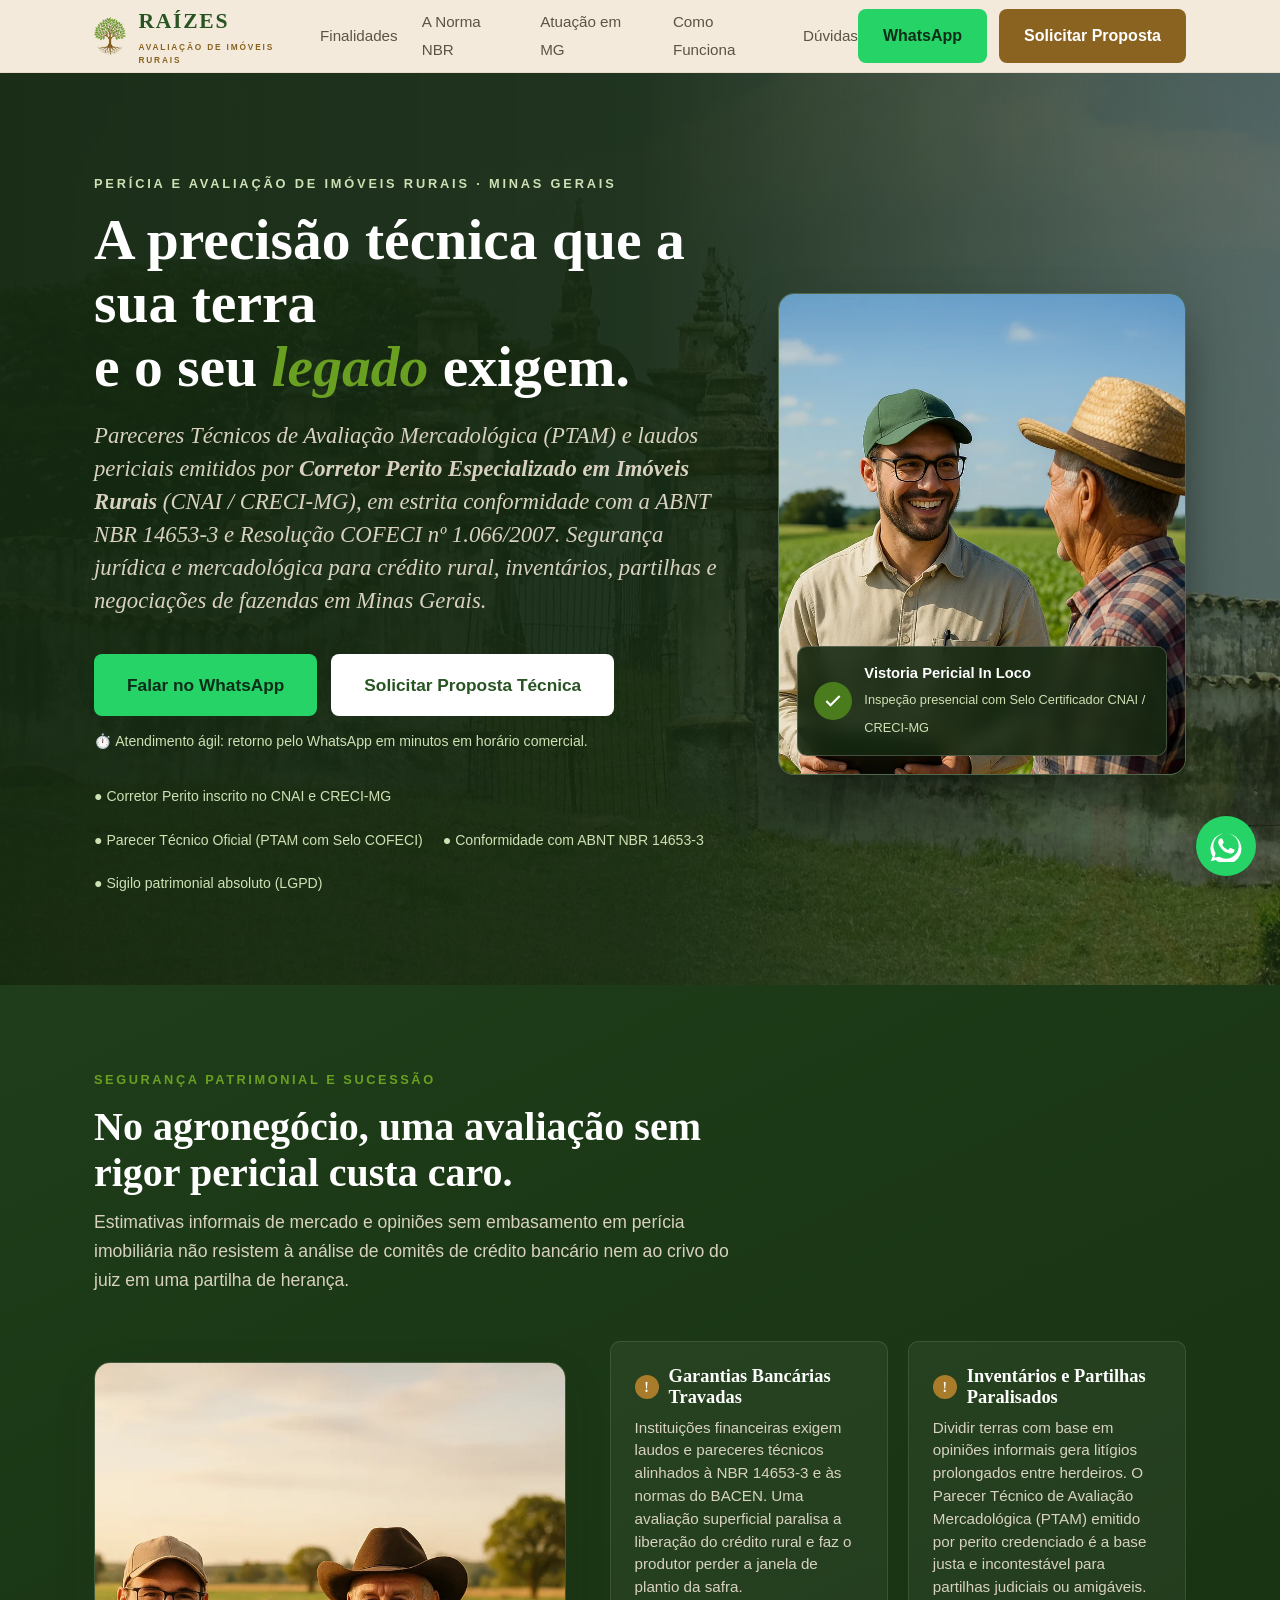
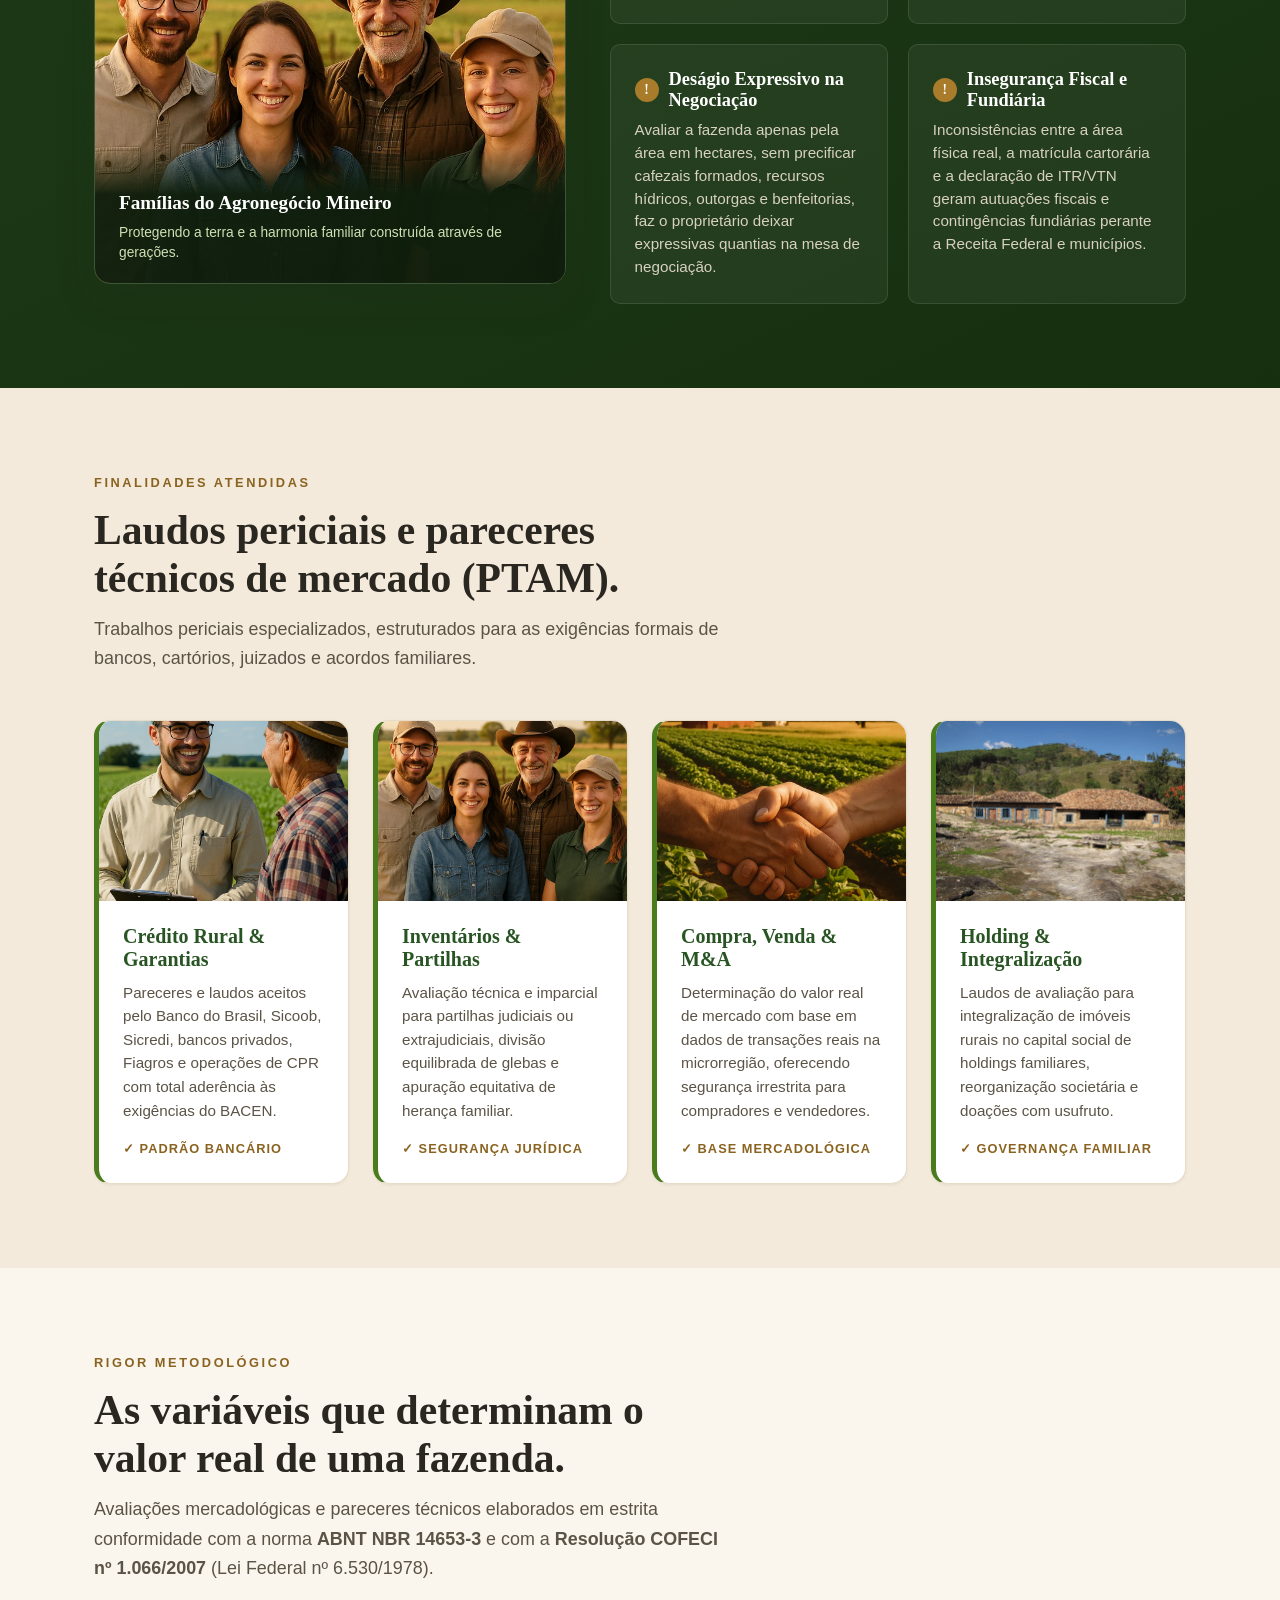
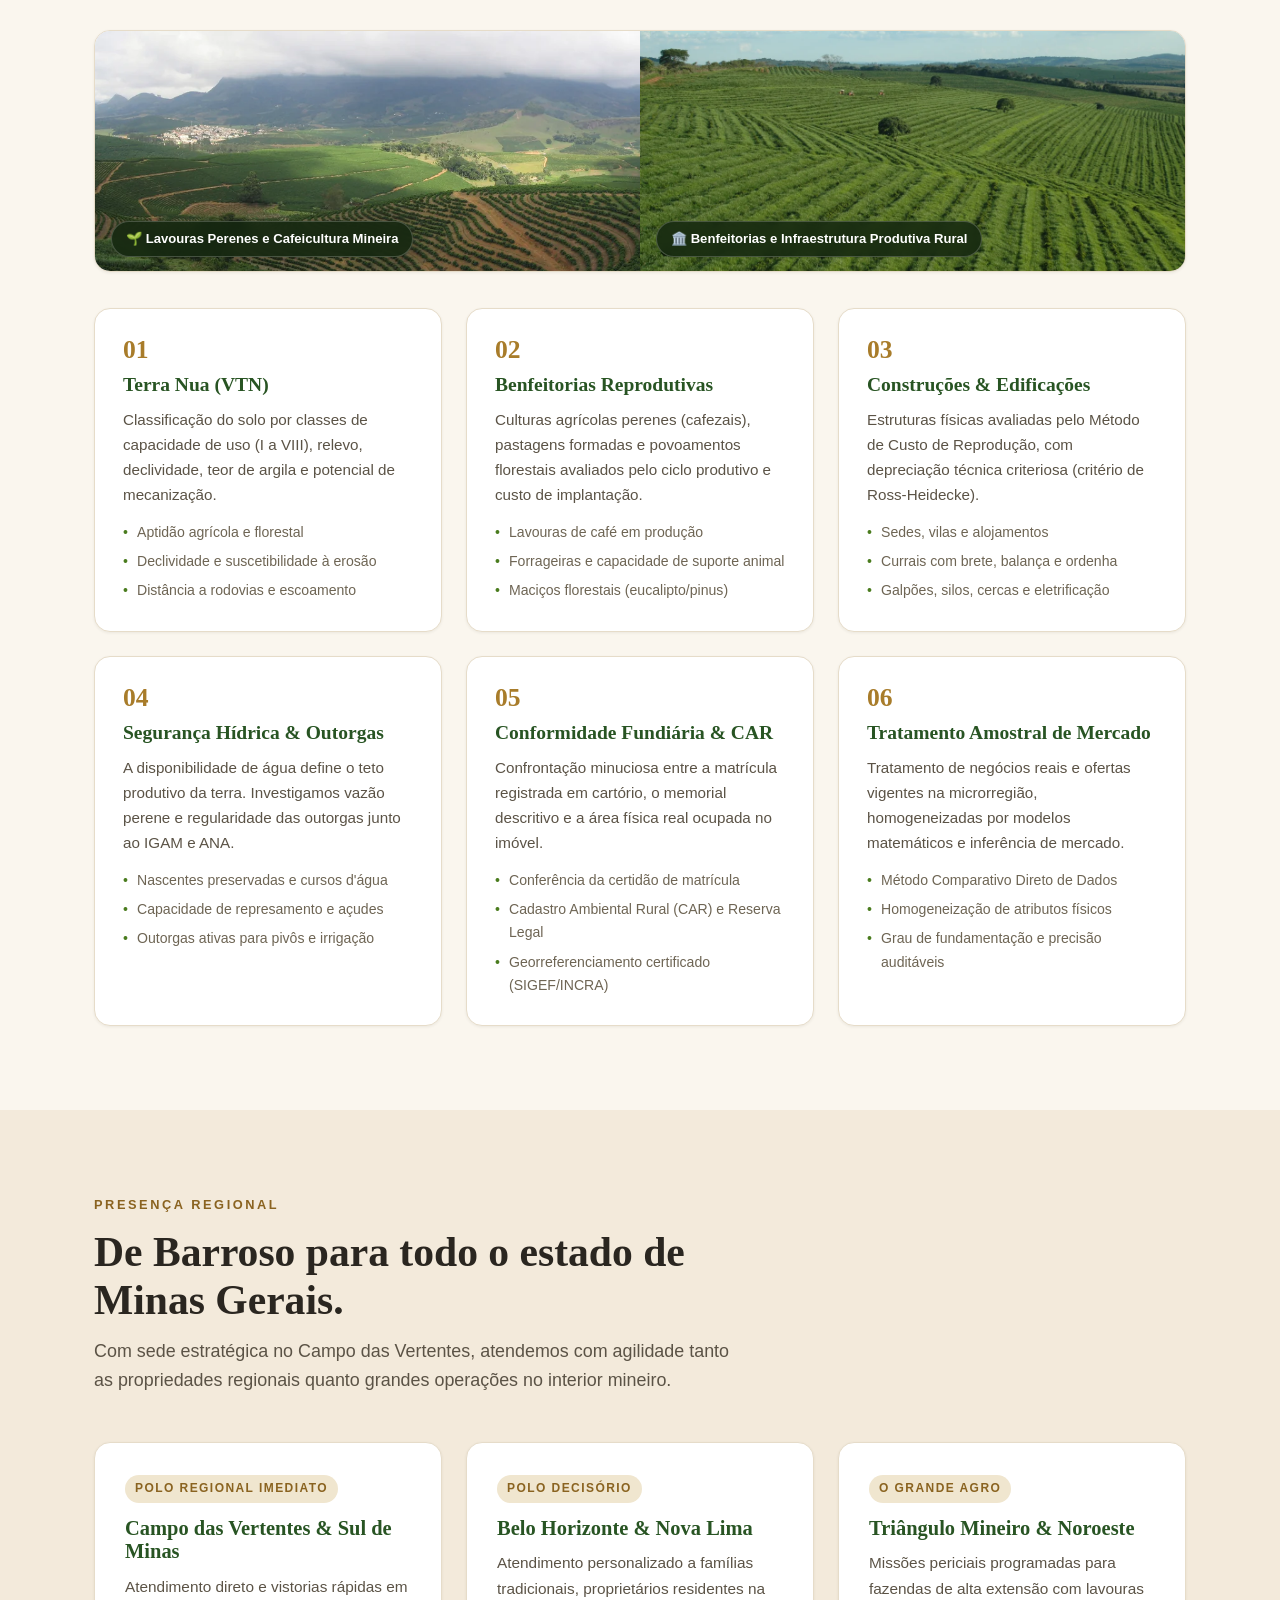
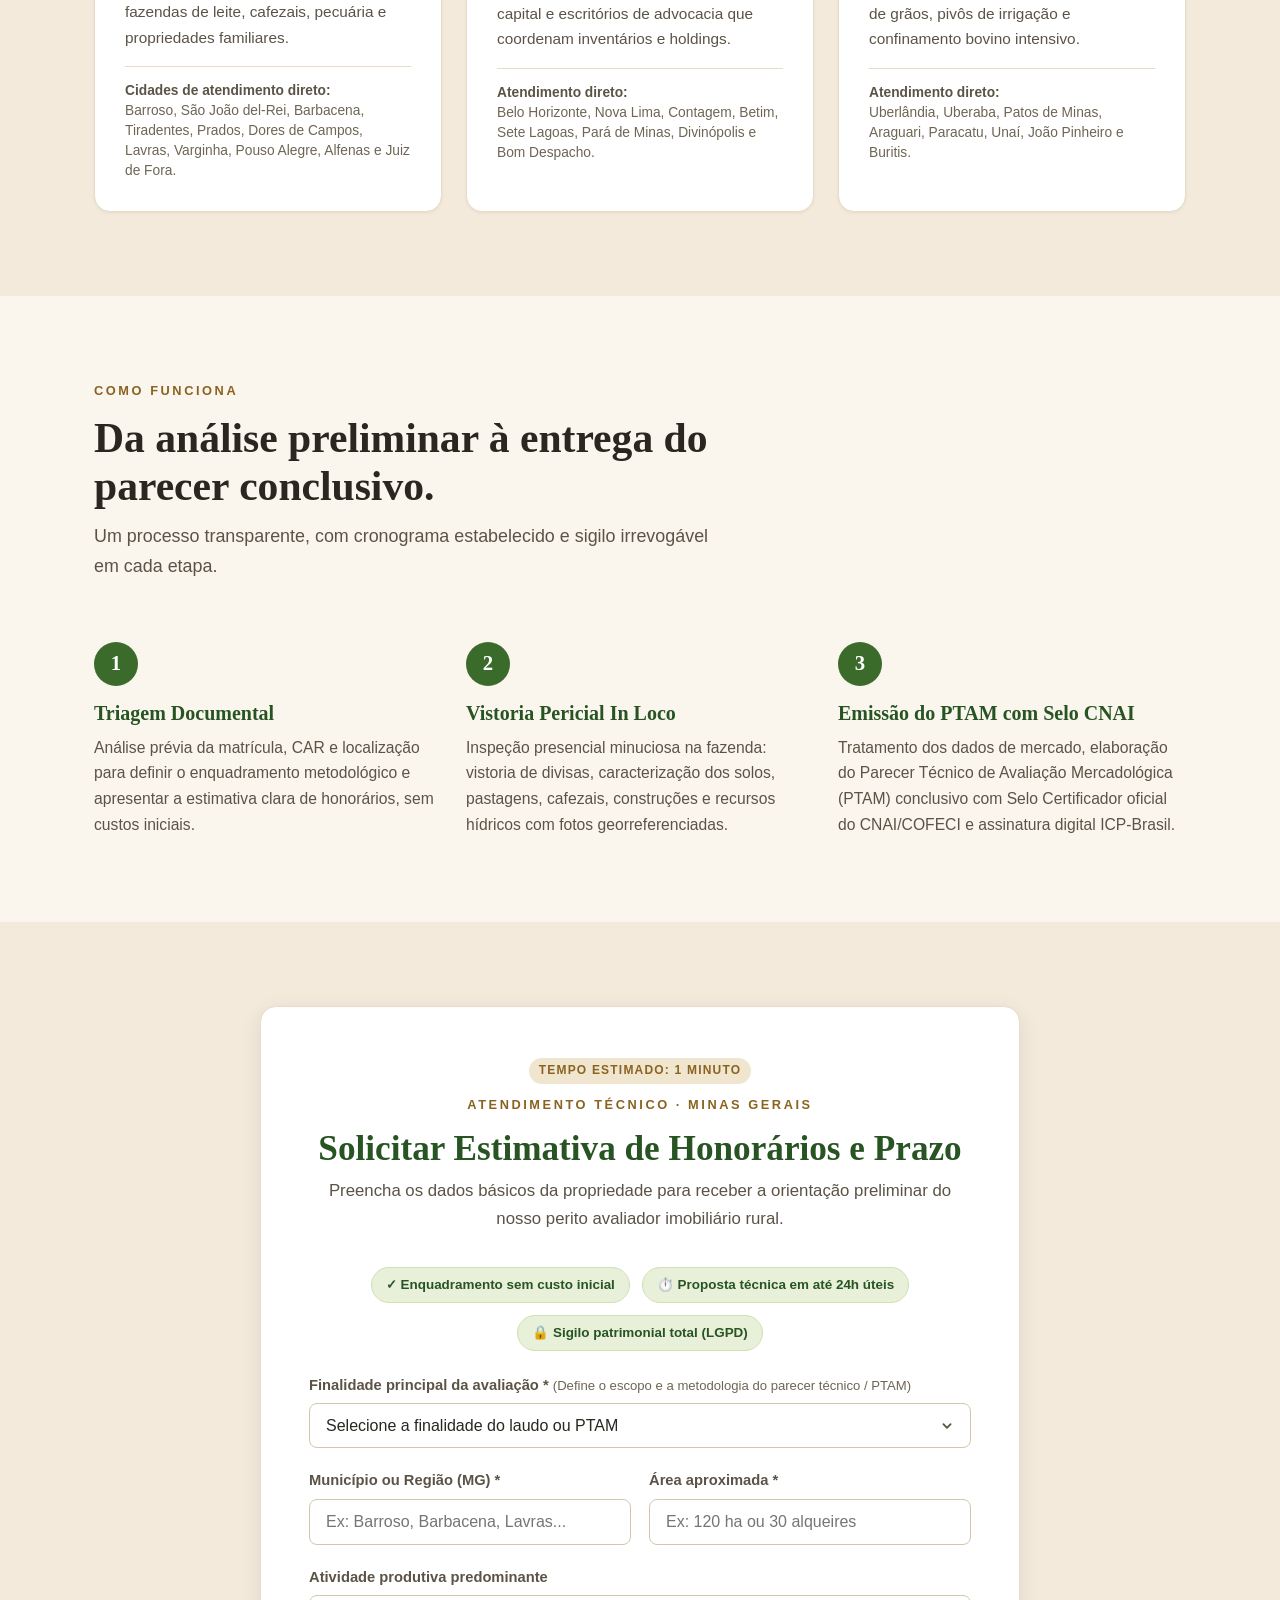
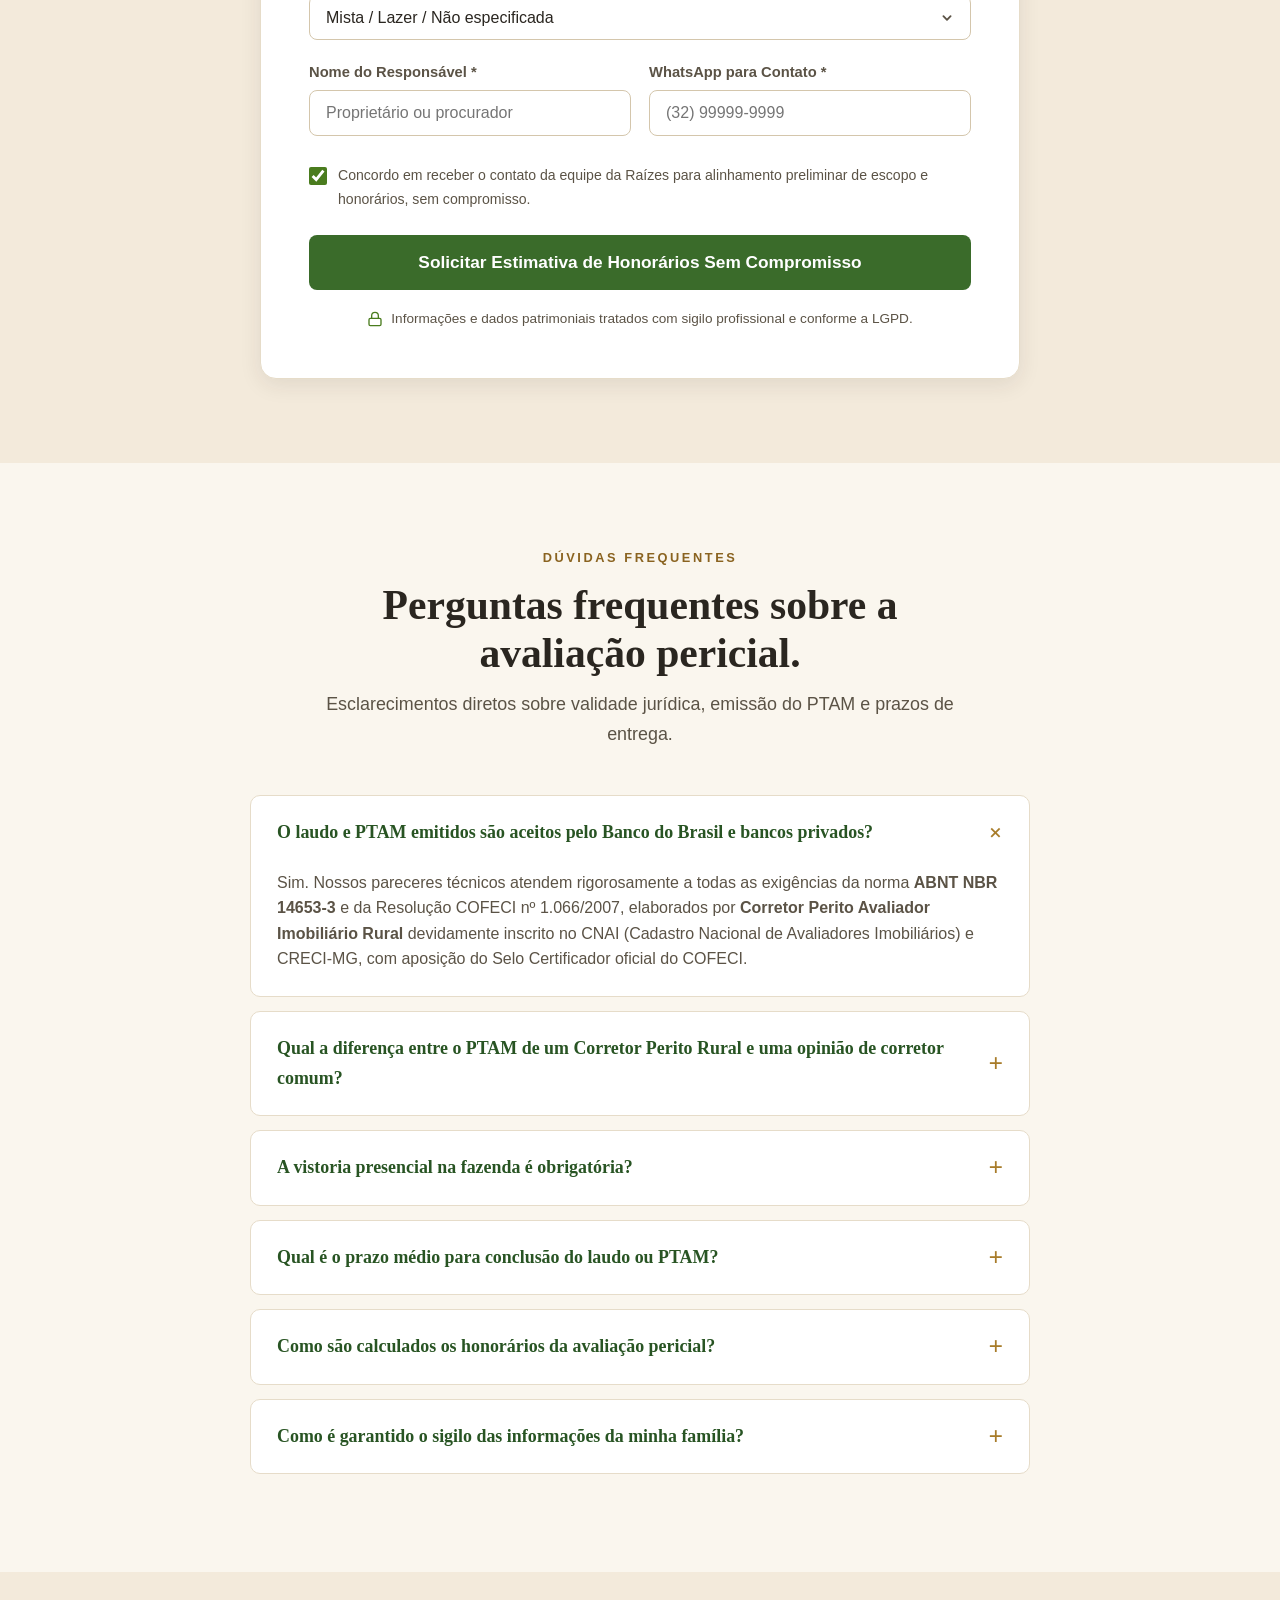
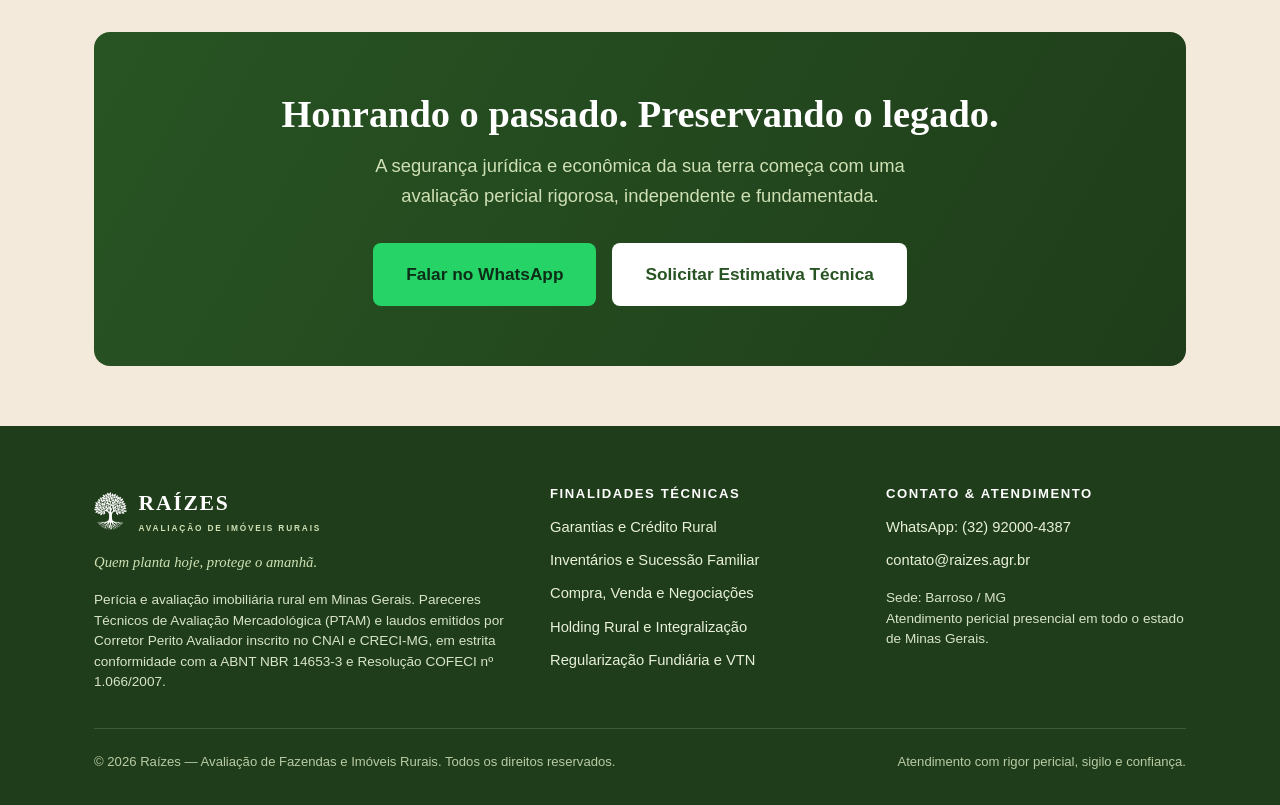
<file: index.html>
<!DOCTYPE html>
<html lang="pt-BR">
<head>
  <meta charset="UTF-8">
  <meta name="viewport" content="width=device-width, initial-scale=1.0">
  <meta name="theme-color" content="#1F3D1A">
  <title>Raízes — Avaliação Pericial de Fazendas e Imóveis Rurais em MG | Corretor Perito CNAI</title>
  <meta name="description" content="Avaliações periciais e laudos técnicos de fazendas em Minas Gerais realizados por Corretor Perito Avaliador Imobiliário Rural (CNAI / CRECI-MG). Pareceres Técnicos de Avaliação Mercadológica (PTAM) conforme a ABNT NBR 14653-3 e Resolução COFECI nº 1.066/2007.">
  <link rel="canonical" href="https://raizes.agr.br/avaliacao-fazendas/">
  <meta property="og:locale" content="pt_BR">
  <meta property="og:type" content="website">
  <meta property="og:title" content="Raízes — Avaliação Pericial de Fazendas em Minas Gerais | Corretor Perito CNAI">
  <meta property="og:description" content="A precisão técnica que a sua terra e o seu legado exigem. Pareceres Técnicos de Avaliação Mercadológica (PTAM) emitidos por Corretor Perito Rural inscrito no CNAI / CRECI-MG.">
  <meta property="og:image" content="https://raizes.agr.br/assets/fotos/hero-fazenda-mg.webp">
  <meta property="og:url" content="https://raizes.agr.br/avaliacao-fazendas/">
  <meta name="twitter:card" content="summary_large_image">
  <link rel="icon" type="image/png" sizes="32x32" href="assets/favicon-32.png">
  <link rel="apple-touch-icon" href="assets/favicon-180.png">
  <link rel="stylesheet" href="css/raizes.css">
  
  <!-- SCHEMA.ORG ESTRUTURADO (seo-schema): RealEstateAgent + FAQPage -->
  <script type="application/ld+json">
  {
    "@context": "https://schema.org",
    "@graph": [
      {
        "@type": "RealEstateAgent",
        "@id": "https://raizes.agr.br/#organization",
        "name": "Raízes — Avaliação de Fazendas e Imóveis Rurais",
        "url": "https://raizes.agr.br/avaliacao-fazendas/",
        "logo": "https://raizes.agr.br/assets/logo.png",
        "image": "https://raizes.agr.br/assets/fotos/hero-fazenda-mg.webp",
        "description": "Perícia e avaliação mercadológica de imóveis rurais em Minas Gerais. Pareceres Técnicos de Avaliação Mercadológica (PTAM) e laudos periciais emitidos por Corretor Perito Avaliador Imobiliário Rural inscrito no CNAI e CRECI-MG em estrita conformidade com a ABNT NBR 14653-3 e Resolução COFECI nº 1.066/2007.",
        "telephone": "+55-32-92000-4387",
        "email": "contato@raizes.agr.br",
        "priceRange": "$$$",
        "slogan": "Quem planta hoje, protege o amanhã.",
        "address": {
          "@type": "PostalAddress",
          "addressLocality": "Barroso",
          "addressRegion": "MG",
          "addressCountry": "BR"
        },
        "geo": {
          "@type": "GeoCoordinates",
          "latitude": -21.1872,
          "longitude": -43.9758
        },
        "areaServed": {
          "@type": "AdministrativeArea",
          "name": "Minas Gerais"
        },
        "knowsAbout": [
          "Parecer Técnico de Avaliação Mercadológica (PTAM)",
          "CNAI (Cadastro Nacional de Avaliadores Imobiliários)",
          "CRECI-MG / Resolução COFECI nº 1.066/2007",
          "ABNT NBR 14653-3 (Avaliação de Imóveis Rurais)",
          "Crédito Rural e Garantia Hipotecária (BACEN/MCR)",
          "Perícia Judicial e Assistência Técnica Imobiliária Rural",
          "Determinação do Valor da Terra Nua (VTN)",
          "Avaliação de Benfeitorias Reprodutivas e Cafeicultura",
          "Outorgas Hídricas e Irrigação (IGAM/ANA)",
          "Planejamento Patrimonial e Holding Rural"
        ]
      },
      {
        "@type": "FAQPage",
        "@id": "https://raizes.agr.br/avaliacao-fazendas/#faq",
        "mainEntity": [
          {
            "@type": "Question",
            "name": "O laudo e PTAM emitidos são aceitos pelo Banco do Brasil e bancos privados?",
            "acceptedAnswer": {
              "@type": "Answer",
              "text": "Sim. Nossos pareceres técnicos atendem rigorosamente a todas as exigências da norma ABNT NBR 14653-3 e da Resolução COFECI nº 1.066/2007, elaborados por Corretor Perito Avaliador Imobiliário Rural devidamente inscrito no CNAI (Cadastro Nacional de Avaliadores Imobiliários) e CRECI-MG, com aposição do Selo Certificador oficial do COFECI."
            }
          },
          {
            "@type": "Question",
            "name": "Qual a diferença entre o PTAM de um Corretor Perito Rural e uma opinião de corretor comum?",
            "acceptedAnswer": {
              "@type": "Answer",
              "text": "Uma simples opinião de corretor é apenas uma estimativa informal de preço sem metodologia científica e sem validade perante bancos ou juizados. O Parecer Técnico de Avaliação Mercadológica (PTAM) é um trabalho pericial formal regulamentado pela Lei Federal nº 6.530/1978 e Resolução COFECI nº 1.066/2007, emitido exclusivamente por Corretor Perito inscrito no CNAI. Ele segue os critérios rigorosos da ABNT NBR 14653-3, com vistoria in loco, pesquisa amostral de mercado na microrregião, tratamento comparativo direto e Selo Certificador oficial."
            }
          },
          {
            "@type": "Question",
            "name": "A vistoria presencial na fazenda é obrigatória?",
            "acceptedAnswer": {
              "@type": "Answer",
              "text": "Sim. A vistoria in loco é uma exigência expressa da ABNT NBR 14653-3 e das normas do COFECI. Ela garante a constatação real do estado de conservação das edificações, a sanidade dos cafezais e pastagens, as confrontações de divisa e os mananciais hídricos, blindando a avaliação contra contestações judiciais ou exigências bancárias."
            }
          },
          {
            "@type": "Question",
            "name": "Qual é o prazo médio para conclusão do laudo ou PTAM?",
            "acceptedAnswer": {
              "@type": "Answer",
              "text": "Em média, o Parecer Técnico de Avaliação Mercadológica (PTAM) conclusivo é entregue entre 7 e 20 dias úteis após a realização da vistoria presencial e o recebimento das certidões de matrícula e CAR da propriedade. Havendo prazos judiciais ou janelas de crédito rural prioritárias, o cronograma é previamente alinhado."
            }
          },
          {
            "@type": "Question",
            "name": "Como são calculados os honorários da avaliação pericial?",
            "acceptedAnswer": {
              "@type": "Answer",
              "text": "Os honorários são dimensionados com base na complexidade técnica do imóvel: extensão da área em hectares, relevo, diversidade de benfeitorias reprodutivas e localização geográfica, em conformidade com as tabelas de referência do CRECI-MG. Preenchendo o formulário nesta página, apresentamos a estimativa formal sem qualquer custo inicial."
            }
          },
          {
            "@type": "Question",
            "name": "Como é garantido o sigilo das informações da minha família?",
            "acceptedAnswer": {
              "@type": "Answer",
              "text": "O sigilo é o alicerce fundamental da atuação da Raízes. Todos os dados relativos a matrículas, valores de mercado e acordos sucessórios familiares são protegidos por compromisso formal de confidencialidade e estrita observância à Lei Geral de Proteção de Dados (LGPD)."
            }
          }
        ]
      }
    ]
  }
  </script>
</head>
<body>
  <a class="skip-link" href="#conteudo">Pular para o conteúdo</a>

  <!-- HEADER INSTITUCIONAL -->
  <header class="site-header">
    <div class="container nav">
      <a class="brand" href="index.html" aria-label="Raízes Proteção Patrimonial Rural">
        <picture>
          <source srcset="assets/simbolo-real-sm.webp" type="image/webp">
          <img src="assets/simbolo-real-sm.png" alt="" width="34" height="40" fetchpriority="high" decoding="async">
        </picture>
        <span>RAÍZES<small>AVALIAÇÃO DE IMÓVEIS RURAIS</small></span>
      </a>

      <ul class="nav-links" id="menu">
        <li><a href="#finalidades">Finalidades</a></li>
        <li><a href="#metodologia">A Norma NBR</a></li>
        <li><a href="#atuacao">Atuação em MG</a></li>
        <li><a href="#como-funciona">Como Funciona</a></li>
        <li><a href="#duvidas">Dúvidas</a></li>
      </ul>

      <div class="nav-cta">
        <a class="btn btn-wa" href="https://wa.me/5532920004387?text=Ol%C3%A1!%20Gostaria%20de%20informa%C3%A7%C3%B5es%20sobre%20o%20laudo%20de%20avalia%C3%A7%C3%A3o%20pericial%20de%20fazenda." target="_blank" rel="noopener">
          WhatsApp
        </a>
        <a class="btn btn-accent" href="#solicitar">Solicitar Proposta</a>
        <button class="menu-toggle" id="menu-toggle" aria-label="Abrir menu" aria-expanded="false" aria-controls="menu">
          <span></span><span></span><span></span>
        </button>
      </div>
    </div>
  </header>

  <main id="conteudo" tabindex="-1">

    <!-- HERO CINEMATOGRÁFICO COM FOTO REAL DE FAZENDA DE MINAS GERAIS -->
    <section class="hero">
      <div class="hero-bg" aria-hidden="true"></div>

      <svg class="roots" viewBox="0 0 120 120" aria-hidden="true">
        <circle cx="50" cy="28" r="13" fill="#6AA022"/>
        <circle cx="70" cy="28" r="13" fill="#6AA022"/>
        <circle cx="40" cy="42" r="15" fill="#4A7C1E"/>
        <circle cx="80" cy="42" r="15" fill="#4A7C1E"/>
        <circle cx="60" cy="34" r="20" fill="#5E961F"/>
        <circle cx="60" cy="50" r="16" fill="#3A6B2A"/>
        <path d="M54.5 49 Q56.5 62 52.5 71 L67.5 71 Q63.5 62 65.5 49 Z" fill="#6E4E1C"/>
        <g fill="none" stroke="#6E4E1C" stroke-linecap="round">
          <path d="M60 70 C60 82 59.5 90 58.5 101" stroke-width="5"/>
          <path d="M60 72 C51 80 45 86 35.5 97" stroke-width="4.4"/>
          <path d="M60 72 C69 80 75 86 84.5 97" stroke-width="4.4"/>
        </g>
      </svg>

      <div class="container">
        <div class="hero-content">
          <div class="eyebrow">Perícia e Avaliação de Imóveis Rurais · Minas Gerais</div>
          <h1>A precisão técnica que a sua terra<br>e o seu <em>legado</em> exigem.</h1>
          <p class="lead">
            Pareceres Técnicos de Avaliação Mercadológica (PTAM) e laudos periciais emitidos por <strong>Corretor Perito Especializado em Imóveis Rurais</strong> (CNAI / CRECI-MG), em estrita conformidade com a ABNT NBR 14653-3 e Resolução COFECI nº 1.066/2007. Segurança jurídica e mercadológica para crédito rural, inventários, partilhas e negociações de fazendas em Minas Gerais.
          </p>
          <div class="cta-row">
            <a class="btn btn-wa btn-lg" href="https://wa.me/5532920004387?text=Ol%C3%A1!%20Quero%20conversar%20sobre%20a%20avalia%C3%A7%C3%A3o%20pericial%20de%20uma%20propriedade%20rural%20em%20Minas%20Gerais." target="_blank" rel="noopener">
              Falar no WhatsApp
            </a>
            <a class="btn btn-light btn-lg" href="#solicitar">
              Solicitar Proposta Técnica
            </a>
          </div>
          <div class="micro-sla">⏱️ Atendimento ágil: retorno pelo WhatsApp em minutos em horário comercial.</div>
          <div class="trust">
            <span>● Corretor Perito inscrito no CNAI e CRECI-MG</span>
            <span>● Parecer Técnico Oficial (PTAM com Selo COFECI)</span>
            <span>● Conformidade com ABNT NBR 14653-3</span>
            <span>● Sigilo patrimonial absoluto (LGPD)</span>
          </div>
        </div>

        <!-- FOTO REAL: VISTORIA DO CORRETOR PERITO COM O PRODUTOR RURAL -->
        <div class="hero-photo-card">
          <picture>
            <source srcset="assets/fotos/produtor-perito-vistoria.webp" type="image/webp">
            <img src="assets/fotos/produtor-perito-vistoria.webp" alt="Corretor perito avaliador imobiliário rural realizando vistoria presencial com produtor em fazenda de Minas Gerais" width="800" height="1200" fetchpriority="high">
          </picture>
          <div class="hero-photo-badge">
            <div class="badge-icon" aria-hidden="true">
              <svg width="20" height="20" viewBox="0 0 24 24" fill="none" stroke="#fff" stroke-width="2.5"><polyline points="20 6 9 17 4 12"/></svg>
            </div>
            <div>
              <strong>Vistoria Pericial In Loco</strong>
              <span>Inspeção presencial com Selo Certificador CNAI / CRECI-MG</span>
            </div>
          </div>
        </div>

      </div>
    </section>

    <!-- RISCOS: O QUE ESTÁ EM JOGO (COM FOTO DA FAMÍLIA DE PRODUTORES RURAIS) -->
    <section class="dark">
      <div class="container">
        <div class="section-head">
          <div class="eyebrow">Segurança Patrimonial e Sucessão</div>
          <h2>No agronegócio, uma avaliação sem rigor pericial custa caro.</h2>
          <p>
            Estimativas informais de mercado e opiniões sem embasamento em perícia imobiliária não resistem à análise de comitês de crédito bancário nem ao crivo do juiz em uma partilha de herança.
          </p>
        </div>

        <div class="risks-layout">
          <!-- FOTO REAL: FAMÍLIA DE PRODUTORES RURAIS -->
          <div class="family-photo-card">
            <picture>
              <source srcset="assets/fotos/familia-produtores-sucessao.webp" type="image/webp">
              <img src="assets/fotos/familia-produtores-sucessao.webp" alt="Família tradicional de produtores rurais do agronegócio em fazenda de Minas Gerais" width="800" height="1200" loading="lazy" decoding="async">
            </picture>
            <div class="family-photo-caption">
              <strong>Famílias do Agronegócio Mineiro</strong>
              <span>Protegendo a terra e a harmonia familiar construída através de gerações.</span>
            </div>
          </div>

          <div class="risk-grid" style="margin-top:0">
            <div class="risk-item">
              <h3><span class="x">!</span> Garantias Bancárias Travadas</h3>
              <p>Instituições financeiras exigem laudos e pareceres técnicos alinhados à NBR 14653-3 e às normas do BACEN. Uma avaliação superficial paralisa a liberação do crédito rural e faz o produtor perder a janela de plantio da safra.</p>
            </div>

            <div class="risk-item">
              <h3><span class="x">!</span> Inventários e Partilhas Paralisados</h3>
              <p>Dividir terras com base em opiniões informais gera litígios prolongados entre herdeiros. O Parecer Técnico de Avaliação Mercadológica (PTAM) emitido por perito credenciado é a base justa e incontestável para partilhas judiciais ou amigáveis.</p>
            </div>

            <div class="risk-item">
              <h3><span class="x">!</span> Deságio Expressivo na Negociação</h3>
              <p>Avaliar a fazenda apenas pela área em hectares, sem precificar cafezais formados, recursos hídricos, outorgas e benfeitorias, faz o proprietário deixar expressivas quantias na mesa de negociação.</p>
            </div>

            <div class="risk-item">
              <h3><span class="x">!</span> Insegurança Fiscal e Fundiária</h3>
              <p>Inconsistências entre a área física real, a matrícula cartorária e a declaração de ITR/VTN geram autuações fiscais e contingências fundiárias perante a Receita Federal e municípios.</p>
            </div>
          </div>
        </div>
      </div>
    </section>

    <!-- FINALIDADES ATENDIDAS COM FOTOS REAIS EM CADA CARD -->
    <section id="finalidades">
      <div class="container">
        <div class="section-head">
          <div class="eyebrow">Finalidades Atendidas</div>
          <h2>Laudos periciais e pareceres técnicos de mercado (PTAM).</h2>
          <p>Trabalhos periciais especializados, estruturados para as exigências formais de bancos, cartórios, juizados e acordos familiares.</p>
        </div>

        <div class="grid g4">
          <!-- CARD 1: CRÉDITO RURAL COM FOTO DE VISTORIA -->
          <div class="card-pilar-img">
            <div class="card-pilar-thumb">
              <img src="assets/fotos/produtor-perito-vistoria.webp" alt="Vistoria pericial de avaliação rural para crédito bancário" width="800" height="1200" loading="lazy">
            </div>
            <div class="card-pilar-body">
              <h3>Crédito Rural & Garantias</h3>
              <p>Pareceres e laudos aceitos pelo Banco do Brasil, Sicoob, Sicredi, bancos privados, Fiagros e operações de CPR com total aderência às exigências do BACEN.</p>
              <div class="tag">✓ Padrão Bancário</div>
            </div>
          </div>

          <!-- CARD 2: INVENTÁRIOS COM FOTO DA FAMÍLIA -->
          <div class="card-pilar-img">
            <div class="card-pilar-thumb">
              <img src="assets/fotos/familia-produtores-sucessao.webp" alt="Inventários e partilha de fazenda familiar" width="800" height="1200" loading="lazy">
            </div>
            <div class="card-pilar-body">
              <h3>Inventários & Partilhas</h3>
              <p>Avaliação técnica e imparcial para partilhas judiciais ou extrajudiciais, divisão equilibrada de glebas e apuração equitativa de herança familiar.</p>
              <div class="tag">✓ Segurança Jurídica</div>
            </div>
          </div>

          <!-- CARD 3: COMPRA E VENDA COM APERTO DE MÃOS -->
          <div class="card-pilar-img">
            <div class="card-pilar-thumb">
              <img src="assets/fotos/aperto-maos-negociacao.webp" alt="Compra e venda de fazenda com aperto de mãos" width="800" height="1200" loading="lazy">
            </div>
            <div class="card-pilar-body">
              <h3>Compra, Venda & M&A</h3>
              <p>Determinação do valor real de mercado com base em dados de transações reais na microrregião, oferecendo segurança irrestrita para compradores e vendedores.</p>
              <div class="tag">✓ Base Mercadológica</div>
            </div>
          </div>

          <!-- CARD 4: HOLDING COM FOTO DE SEDE HISTÓRICA -->
          <div class="card-pilar-img">
            <div class="card-pilar-thumb">
              <img src="assets/fotos/fazenda-historica-sede.webp" alt="Sede histórica de fazenda em Minas Gerais para holding patrimonial" width="1000" height="750" loading="lazy">
            </div>
            <div class="card-pilar-body">
              <h3>Holding & Integralização</h3>
              <p>Laudos de avaliação para integralização de imóveis rurais no capital social de holdings familiares, reorganização societária e doações com usufruto.</p>
              <div class="tag">✓ Governança Familiar</div>
            </div>
          </div>
        </div>
      </div>
    </section>

    <!-- RIGOR METODOLÓGICO: A NORMA NBR 14653-3 COM FOTOS REAIS DE BENFEITORIAS -->
    <section class="alt" id="metodologia">
      <div class="container">
        <div class="section-head">
          <div class="eyebrow">Rigor Metodológico</div>
          <h2>As variáveis que determinam o valor real de uma fazenda.</h2>
          <p>Avaliações mercadológicas e pareceres técnicos elaborados em estrita conformidade com a norma <strong>ABNT NBR 14653-3</strong> e com a <strong>Resolução COFECI nº 1.066/2007</strong> (Lei Federal nº 6.530/1978).</p>
        </div>

        <!-- BANNER DUPLO COM FOTOS REAIS DO AGRO MINEIRO -->
        <div class="nbr-visual-banner">
          <div class="nbr-visual-item">
            <img src="assets/fotos/cafezal-lavoura-mg.webp" alt="Cafezal nas colinas do Sul de Minas Gerais" width="1000" height="381" loading="lazy">
            <span class="nbr-visual-tag">🌱 Lavouras Perenes e Cafeicultura Mineira</span>
          </div>
          <div class="nbr-visual-item">
            <img src="assets/fotos/fazenda-cafe-lagoa.webp" alt="Fazenda da Lagoa em Santo Antônio do Amparo, Minas Gerais" width="1200" height="798" loading="lazy">
            <span class="nbr-visual-tag">🏛️ Benfeitorias e Infraestrutura Produtiva Rural</span>
          </div>
        </div>

        <div class="grid g3">
          <div class="tech-item">
            <div class="num">01</div>
            <h3>Terra Nua (VTN)</h3>
            <p>Classificação do solo por classes de capacidade de uso (I a VIII), relevo, declividade, teor de argila e potencial de mecanização.</p>
            <ul>
              <li>Aptidão agrícola e florestal</li>
              <li>Declividade e suscetibilidade à erosão</li>
              <li>Distância a rodovias e escoamento</li>
            </ul>
          </div>

          <div class="tech-item">
            <div class="num">02</div>
            <h3>Benfeitorias Reprodutivas</h3>
            <p>Culturas agrícolas perenes (cafezais), pastagens formadas e povoamentos florestais avaliados pelo ciclo produtivo e custo de implantação.</p>
            <ul>
              <li>Lavouras de café em produção</li>
              <li>Forrageiras e capacidade de suporte animal</li>
              <li>Maciços florestais (eucalipto/pinus)</li>
            </ul>
          </div>

          <div class="tech-item">
            <div class="num">03</div>
            <h3>Construções & Edificações</h3>
            <p>Estruturas físicas avaliadas pelo Método de Custo de Reprodução, com depreciação técnica criteriosa (critério de Ross-Heidecke).</p>
            <ul>
              <li>Sedes, vilas e alojamentos</li>
              <li>Currais com brete, balança e ordenha</li>
              <li>Galpões, silos, cercas e eletrificação</li>
            </ul>
          </div>

          <div class="tech-item">
            <div class="num">04</div>
            <h3>Segurança Hídrica & Outorgas</h3>
            <p>A disponibilidade de água define o teto produtivo da terra. Investigamos vazão perene e regularidade das outorgas junto ao IGAM e ANA.</p>
            <ul>
              <li>Nascentes preservadas e cursos d'água</li>
              <li>Capacidade de represamento e açudes</li>
              <li>Outorgas ativas para pivôs e irrigação</li>
            </ul>
          </div>

          <div class="tech-item">
            <div class="num">05</div>
            <h3>Conformidade Fundiária & CAR</h3>
            <p>Confrontação minuciosa entre a matrícula registrada em cartório, o memorial descritivo e a área física real ocupada no imóvel.</p>
            <ul>
              <li>Conferência da certidão de matrícula</li>
              <li>Cadastro Ambiental Rural (CAR) e Reserva Legal</li>
              <li>Georreferenciamento certificado (SIGEF/INCRA)</li>
            </ul>
          </div>

          <div class="tech-item">
            <div class="num">06</div>
            <h3>Tratamento Amostral de Mercado</h3>
            <p>Tratamento de negócios reais e ofertas vigentes na microrregião, homogeneizadas por modelos matemáticos e inferência de mercado.</p>
            <ul>
              <li>Método Comparativo Direto de Dados</li>
              <li>Homogeneização de atributos físicos</li>
              <li>Grau de fundamentação e precisão auditáveis</li>
            </ul>
          </div>
        </div>
      </div>
    </section>

    <!-- ATUAÇÃO REGIONAL EM MINAS GERAIS -->
    <section id="atuacao">
      <div class="container">
        <div class="section-head">
          <div class="eyebrow">Presença Regional</div>
          <h2>De Barroso para todo o estado de Minas Gerais.</h2>
          <p>Com sede estratégica no Campo das Vertentes, atendemos com agilidade tanto as propriedades regionais quanto grandes operações no interior mineiro.</p>
        </div>

        <div class="grid g3">
          <div class="geo-card">
            <span class="badge">Polo Regional Imediato</span>
            <h3>Campo das Vertentes & Sul de Minas</h3>
            <p>Atendimento direto e vistorias rápidas em fazendas de leite, cafezais, pecuária e propriedades familiares.</p>
            <div class="cities">
              <strong>Cidades de atendimento direto:</strong><br>
              Barroso, São João del-Rei, Barbacena, Tiradentes, Prados, Dores de Campos, Lavras, Varginha, Pouso Alegre, Alfenas e Juiz de Fora.
            </div>
          </div>

          <div class="geo-card">
            <span class="badge">Polo Decisório</span>
            <h3>Belo Horizonte & Nova Lima</h3>
            <p>Atendimento personalizado a famílias tradicionais, proprietários residentes na capital e escritórios de advocacia que coordenam inventários e holdings.</p>
            <div class="cities">
              <strong>Atendimento direto:</strong><br>
              Belo Horizonte, Nova Lima, Contagem, Betim, Sete Lagoas, Pará de Minas, Divinópolis e Bom Despacho.
            </div>
          </div>

          <div class="geo-card">
            <span class="badge">O Grande Agro</span>
            <h3>Triângulo Mineiro & Noroeste</h3>
            <p>Missões periciais programadas para fazendas de alta extensão com lavouras de grãos, pivôs de irrigação e confinamento bovino intensivo.</p>
            <div class="cities">
              <strong>Atendimento direto:</strong><br>
              Uberlândia, Uberaba, Patos de Minas, Araguari, Paracatu, Unaí, João Pinheiro e Buritis.
            </div>
          </div>
        </div>
      </div>
    </section>

    <!-- COMO FUNCIONA O PROCESSO -->
    <section class="alt" id="como-funciona">
      <div class="container">
        <div class="section-head">
          <div class="eyebrow">Como Funciona</div>
          <h2>Da análise preliminar à entrega do parecer conclusivo.</h2>
          <p>Um processo transparente, com cronograma estabelecido e sigilo irrevogável em cada etapa.</p>
        </div>

        <div class="grid g3">
          <div class="step">
            <div class="s">1</div>
            <h3>Triagem Documental</h3>
            <p>Análise prévia da matrícula, CAR e localização para definir o enquadramento metodológico e apresentar a estimativa clara de honorários, sem custos iniciais.</p>
          </div>

          <div class="step">
            <div class="s">2</div>
            <h3>Vistoria Pericial In Loco</h3>
            <p>Inspeção presencial minuciosa na fazenda: vistoria de divisas, caracterização dos solos, pastagens, cafezais, construções e recursos hídricos com fotos georreferenciadas.</p>
          </div>

          <div class="step">
            <div class="s">3</div>
            <h3>Emissão do PTAM com Selo CNAI</h3>
            <p>Tratamento dos dados de mercado, elaboração do Parecer Técnico de Avaliação Mercadológica (PTAM) conclusivo com Selo Certificador oficial do CNAI/COFECI e assinatura digital ICP-Brasil.</p>
          </div>
        </div>
      </div>
    </section>

    <!-- FORMULÁRIO DEDICADO DE SOLICITAÇÃO (CRO & ACESSIBILIDADE WCAG 2.2) -->
    <section class="form-section" id="solicitar">
      <div class="container">
        <div class="form-wrap">
          <div class="form-card">
            <div class="form-header">
              <span class="form-step-badge">Tempo estimado: 1 minuto</span>
              <div class="eyebrow">Atendimento Técnico · Minas Gerais</div>
              <h2>Solicitar Estimativa de Honorários e Prazo</h2>
              <p>Preencha os dados básicos da propriedade para receber a orientação preliminar do nosso perito avaliador imobiliário rural.</p>
            </div>

            <!-- CRO Pills: Alívio de Fricção e Confiança -->
            <div class="cro-pills">
              <span class="cro-pill">✓ Enquadramento sem custo inicial</span>
              <span class="cro-pill">⏱️ Proposta técnica em até 24h úteis</span>
              <span class="cro-pill">🔒 Sigilo patrimonial total (LGPD)</span>
            </div>

            <form id="form-avaliacao">
              <input type="hidden" name="access_key" value="YOUR_ACCESS_KEY">
              <input type="hidden" name="subject" value="Novo Pedido de Avaliação de Fazenda — Raízes">
              <input type="hidden" name="from_name" value="Landing Page Avaliação">

              <div class="field">
                <label for="objetivo">
                  Finalidade principal da avaliação *
                  <span class="hint" id="hint-objetivo">(Define o escopo e a metodologia do parecer técnico / PTAM)</span>
                </label>
                <select id="objetivo" name="objetivo" required aria-required="true" aria-describedby="hint-objetivo">
                  <option value="" disabled selected>Selecione a finalidade do laudo ou PTAM</option>
                  <option value="Garantia Bancária / Crédito Rural">Garantia Bancária ou Crédito Rural (Banco do Brasil, Sicoob, Privados, CPR/CRA)</option>
                  <option value="Inventário / Sucessão Familiar">Inventário, Partilha ou Divisão entre Herdeiros</option>
                  <option value="Compra e Venda / Negociação">Compra e Venda / Precificação Real de Mercado</option>
                  <option value="Holding Rural / Planejamento Patrimonial">Holding Rural / Integralização ao Capital Social</option>
                  <option value="Perícia Judicial / Assistência Técnica">Perícia Judicial / Processo / Desapropriação</option>
                  <option value="Regularização / ITR / VTN">Regularização Fiscal / ITR / VTN Municipal</option>
                </select>
              </div>

              <div class="form-grid-2">
                <div class="field">
                  <label for="municipio">Município ou Região (MG) *</label>
                  <input type="text" id="municipio" name="municipio" placeholder="Ex: Barroso, Barbacena, Lavras..." required aria-required="true" autocomplete="address-level2">
                </div>

                <div class="field">
                  <label for="area">Área aproximada *</label>
                  <input type="text" id="area" name="area" placeholder="Ex: 120 ha ou 30 alqueires" required aria-required="true">
                </div>
              </div>

              <div class="field">
                <label for="aptidao">Atividade produtiva predominante</label>
                <select id="aptidao" name="aptidao">
                  <option value="Mista ou Lazer">Mista / Lazer / Não especificada</option>
                  <option value="Pecuária de Leite">Pecuária Leiteira</option>
                  <option value="Pecuária de Corte">Pecuária de Corte</option>
                  <option value="Cafeicultura">Cafeicultura</option>
                  <option value="Agricultura / Grãos">Agricultura / Grãos (Soja, Milho, Feijão)</option>
                  <option value="Silvicultura">Silvicultura / Reflorestamento</option>
                </select>
              </div>

              <div class="form-grid-2">
                <div class="field">
                  <label for="nome">Nome do Responsável *</label>
                  <input type="text" id="nome" name="nome" placeholder="Proprietário ou procurador" required aria-required="true" autocomplete="name">
                </div>

                <div class="field">
                  <label for="whatsapp">WhatsApp para Contato *</label>
                  <input type="tel" id="whatsapp" name="whatsapp" inputmode="tel" placeholder="(32) 99999-9999" required aria-required="true" autocomplete="tel">
                </div>
              </div>

              <div class="consent">
                <input type="checkbox" id="consent" required checked aria-required="true">
                <label for="consent">Concordo em receber o contato da equipe da Raízes para alinhamento preliminar de escopo e honorários, sem compromisso.</label>
              </div>

              <button type="submit" class="btn btn-primary btn-lg btn-full">
                Solicitar Estimativa de Honorários Sem Compromisso
              </button>

              <div class="form-guarantee">
                <svg width="16" height="16" viewBox="0 0 24 24" fill="none" stroke="currentColor" stroke-width="2" aria-hidden="true">
                  <rect x="3" y="11" width="18" height="11" rx="2" ry="2"></rect>
                  <path d="M7 11V7a5 5 0 0 1 10 0v4"></path>
                </svg>
                <span>Informações e dados patrimoniais tratados com sigilo profissional e conforme a LGPD.</span>
              </div>
            </form>
          </div>
        </div>
      </div>
    </section>

    <!-- DÚVIDAS FREQUENTES (ACCORDION NATIVO RAÍZES) -->
    <section class="alt" id="duvidas">
      <div class="container">
        <div class="section-head center">
          <div class="eyebrow">Dúvidas Frequentes</div>
          <h2>Perguntas frequentes sobre a avaliação pericial.</h2>
          <p>Esclarecimentos diretos sobre validade jurídica, emissão do PTAM e prazos de entrega.</p>
        </div>

        <div class="faq">
          <details open>
            <summary tabindex="0">O laudo e PTAM emitidos são aceitos pelo Banco do Brasil e bancos privados?</summary>
            <p>Sim. Nossos pareceres técnicos atendem rigorosamente a todas as exigências da norma <strong>ABNT NBR 14653-3</strong> e da Resolução COFECI nº 1.066/2007, elaborados por <strong>Corretor Perito Avaliador Imobiliário Rural</strong> devidamente inscrito no CNAI (Cadastro Nacional de Avaliadores Imobiliários) e CRECI-MG, com aposição do Selo Certificador oficial do COFECI.</p>
          </details>

          <details>
            <summary tabindex="0">Qual a diferença entre o PTAM de um Corretor Perito Rural e uma opinião de corretor comum?</summary>
            <p>Uma simples opinião de corretor é apenas uma estimativa informal de preço sem metodologia científica e sem validade perante bancos ou juizados. O <strong>Parecer Técnico de Avaliação Mercadológica (PTAM)</strong> é um trabalho pericial formal regulamentado pela Lei Federal nº 6.530/1978 e Resolução COFECI nº 1.066/2007, emitido exclusivamente por Corretor Perito inscrito no CNAI. Ele segue os critérios rigorosos da ABNT NBR 14653-3, com vistoria in loco, pesquisa amostral de mercado na microrregião, tratamento comparativo direto e Selo Certificador oficial.</p>
          </details>

          <details>
            <summary tabindex="0">A vistoria presencial na fazenda é obrigatória?</summary>
            <p>Sim. A vistoria in loco é uma exigência expressa da ABNT NBR 14653-3 e das normas do COFECI. Ela garante a constatação real do estado de conservação das edificações, a sanidade dos cafezais e pastagens, as confrontações de divisa e os mananciais hídricos, blindando a avaliação contra contestações judiciais ou exigências bancárias.</p>
          </details>

          <details>
            <summary tabindex="0">Qual é o prazo médio para conclusão do laudo ou PTAM?</summary>
            <p>Em média, o Parecer Técnico de Avaliação Mercadológica (PTAM) conclusivo é entregue entre <strong>7 e 20 dias úteis</strong> após a realização da vistoria presencial e o recebimento das certidões de matrícula e CAR da propriedade. Havendo prazos judiciais ou janelas de crédito rural prioritárias, o cronograma é previamente alinhado.</p>
          </details>

          <details>
            <summary tabindex="0">Como são calculados os honorários da avaliação pericial?</summary>
            <p>Os honorários são dimensionados com base na complexidade técnica do imóvel: extensão da área em hectares, relevo, diversidade de benfeitorias reprodutivas e localização geográfica, em conformidade com as tabelas de referência do CRECI-MG. Preenchendo o formulário nesta página, apresentamos a estimativa formal sem qualquer custo inicial.</p>
          </details>

          <details>
            <summary tabindex="0">Como é garantido o sigilo das informações da minha família?</summary>
            <p>O sigilo é o alicerce fundamental da atuação da Raízes. Todos os dados relativos a matrículas, valores de mercado e acordos sucessórios familiares são protegidos por compromisso formal de confidencialidade e estrita observância à Lei Geral de Proteção de Dados (LGPD).</p>
          </details>
        </div>
      </div>
    </section>

    <!-- FAIXA INSTITUCIONAL FINAL -->
    <section class="tight">
      <div class="container">
        <div class="cta-band">
          <h2>Honrando o passado. Preservando o legado.</h2>
          <p>A segurança jurídica e econômica da sua terra começa com uma avaliação pericial rigorosa, independente e fundamentada.</p>
          <div class="cta-row">
            <a class="btn btn-wa btn-lg" href="https://wa.me/5532920004387?text=Ol%C3%A1!%20Gostaria%20de%20conversar%20sobre%20a%20avalia%C3%A7%C3%A3o%20pericial%20de%20fazenda." target="_blank" rel="noopener">
              Falar no WhatsApp
            </a>
            <a class="btn btn-light btn-lg" href="#solicitar">
              Solicitar Estimativa Técnica
            </a>
          </div>
        </div>
      </div>
    </section>

  </main>

  <!-- RODAPÉ INSTITUCIONAL RAÍZES (WCAG AAA) -->
  <footer class="site-footer">
    <div class="container">
      <div class="cols">
        <div>
          <div class="brand">
            <picture>
              <source srcset="assets/simbolo-real-sm.webp" type="image/webp">
              <img src="assets/simbolo-real-sm.png" alt="Raízes" width="34" height="40" style="filter:brightness(0) invert(1)" loading="lazy" decoding="async">
            </picture>
            <span>RAÍZES<small>AVALIAÇÃO DE IMÓVEIS RURAIS</small></span>
          </div>
          <p class="tagline">Quem planta hoje, protege o amanhã.</p>
          <p style="margin-top:16px;font-size:.85rem;color:#D8E4C7;line-height:1.5">
            Perícia e avaliação imobiliária rural em Minas Gerais. Pareceres Técnicos de Avaliação Mercadológica (PTAM) e laudos emitidos por Corretor Perito Avaliador inscrito no CNAI e CRECI-MG, em estrita conformidade com a ABNT NBR 14653-3 e Resolução COFECI nº 1.066/2007.
          </p>
        </div>

        <div>
          <h3>Finalidades Técnicas</h3>
          <a href="#solicitar">Garantias e Crédito Rural</a>
          <a href="#solicitar">Inventários e Sucessão Familiar</a>
          <a href="#solicitar">Compra, Venda e Negociações</a>
          <a href="#solicitar">Holding Rural e Integralização</a>
          <a href="#solicitar">Regularização Fundiária e VTN</a>
        </div>

        <div>
          <h3>Contato & Atendimento</h3>
          <a href="https://wa.me/5532920004387" target="_blank" rel="noopener">WhatsApp: (32) 92000-4387</a>
          <a href="mailto:contato@raizes.agr.br">contato@raizes.agr.br</a>
          <p style="margin-top:16px;font-size:.85rem;color:#D8E4C7;line-height:1.5">
            Sede: Barroso / MG<br>
            Atendimento pericial presencial em todo o estado de Minas Gerais.
          </p>
        </div>
      </div>

      <div class="legal">
        <span>© <span id="ano">2026</span> Raízes — Avaliação de Fazendas e Imóveis Rurais. Todos os direitos reservados.</span>
        <span>Atendimento com rigor pericial, sigilo e confiança.</span>
      </div>
    </div>
  </footer>

  <!-- WHATSAPP FLUTUANTE -->
  <a class="wa-float" href="https://wa.me/5532920004387?text=Ol%C3%A1!%20Gostaria%20de%20uma%20estimativa%20de%20avalia%C3%A7%C3%A3o%20pericial%20de%20fazenda." target="_blank" rel="noopener" aria-label="Falar com especialista pelo WhatsApp">
    <svg viewBox="0 0 24 24" aria-hidden="true"><path d="M17.5 14.4c-.3-.2-1.7-.8-2-.9-.3-.1-.5-.2-.7.2-.2.3-.7.9-.9 1.1-.2.2-.3.2-.6.1-.3-.2-1.2-.5-2.4-1.5-.9-.8-1.5-1.8-1.6-2.1-.2-.3 0-.5.1-.6.1-.1.3-.4.5-.6.1-.2.2-.3.3-.5.1-.2 0-.4 0-.6 0-.2-.7-1.6-.9-2.2-.2-.6-.5-.5-.7-.5h-.6c-.2 0-.5.1-.8.4-.3.3-1 1-1 2.5s1.1 2.9 1.2 3.1c.2.2 2.1 3.3 5.2 4.6.7.3 1.3.5 1.7.6.7.2 1.4.2 1.9.1.6-.1 1.7-.7 2-1.4.2-.7.2-1.2.2-1.4-.1-.1-.3-.2-.6-.3M12 21.5a9.5 9.5 0 0 1-4.8-1.3l-.4-.2-3.5.9.9-3.4-.2-.4A9.5 9.5 0 1 1 12 21.5M12 2.5A11.5 11.5 0 0 0 2 19.8L.5 23.5l3.8-1A11.5 11.5 0 1 0 12 2.5"/></svg>
  </a>

  <!-- BARRA MOBILE DE CONVERSÃO -->
  <aside class="mobile-sticky-bar" aria-label="Ações de contato">
    <div class="mobile-sticky-inner">
      <a href="#solicitar" class="btn btn-primary">Pedir Orçamento</a>
      <a href="https://wa.me/5532920004387?text=Ol%C3%A1!%20Gostaria%20de%20informa%C3%A7%C3%B5es%20sobre%20o%20laudo%20de%20avalia%C3%A7%C3%A3o%20de%20fazenda." target="_blank" rel="noopener" class="btn btn-wa">WhatsApp</a>
    </div>
  </aside>

  <script src="js/landing.js"></script>
  <script>
    // Menu mobile toggle acessível
    const toggleBtn = document.getElementById('menu-toggle');
    const menuEl = document.getElementById('menu');
    if (toggleBtn && menuEl) {
      toggleBtn.addEventListener('click', () => {
        const isOpen = menuEl.classList.toggle('open');
        toggleBtn.setAttribute('aria-expanded', isOpen);
      });
      menuEl.querySelectorAll('a').forEach(link => {
        link.addEventListener('click', () => {
          menuEl.classList.remove('open');
          toggleBtn.setAttribute('aria-expanded', 'false');
        });
      });
    }
  </script>
</body>
</html>
</file>
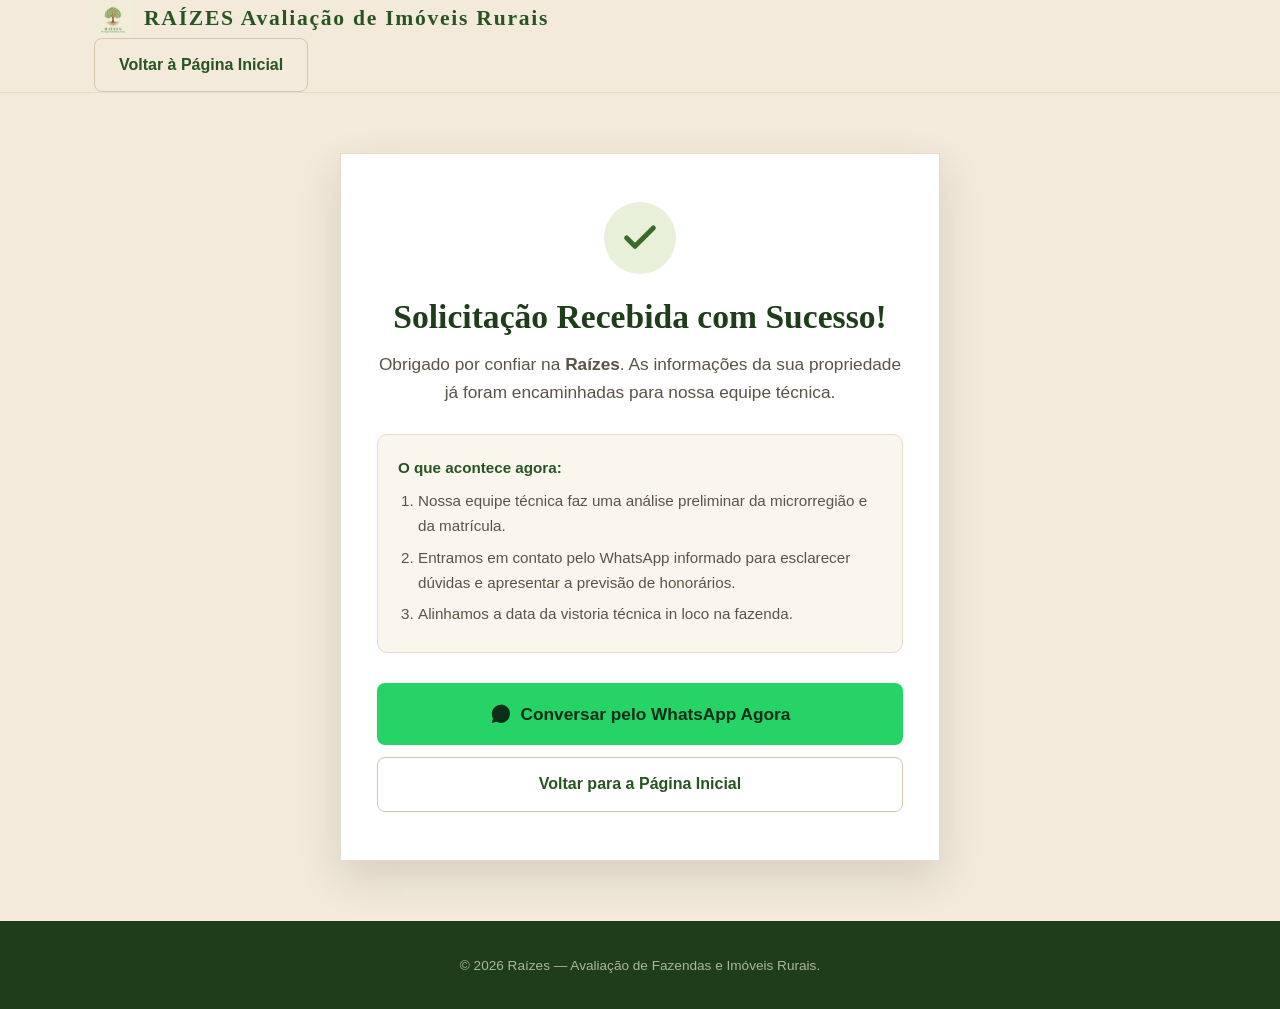
<file: obrigado.html>
<!DOCTYPE html>
<html lang="pt-BR">
<head>
  <meta charset="UTF-8">
  <meta name="viewport" content="width=device-width, initial-scale=1.0">
  <meta name="theme-color" content="#1F3D1A">
  <title>Estimativa Solicitada com Sucesso | Raízes — Avaliação de Fazendas</title>
  <meta name="robots" content="noindex, follow">
  <link rel="icon" type="image/png" sizes="32x32" href="assets/favicon-32.png">
  <link rel="stylesheet" href="css/raizes.css">
  
  <!-- Snippet de Conversão do Google Ads -->
  <!-- 
  <script>
    gtag('event', 'conversion', {'send_to': 'AW-XXXXXXXXX/AbCdEfGhIjKlMnOpQr'});
  </script>
  -->

  <style>
    .thanks-wrap {
      min-height: 80vh;
      display: flex;
      align-items: center;
      justify-content: center;
      padding: 60px 20px;
    }
    .thanks-card {
      background: #fff;
      border: 1px solid var(--borda);
      border-radius: var(--radius-xl);
      padding: 48px 36px;
      max-width: 600px;
      text-align: center;
      box-shadow: var(--shadow-lg);
    }
    .check-circle {
      width: 72px;
      height: 72px;
      background: var(--verde-100);
      color: var(--verde-700);
      border-radius: 50%;
      display: flex;
      align-items: center;
      justify-content: center;
      margin: 0 auto 24px;
    }
    .thanks-card h1 {
      font-size: 2.1rem;
      color: var(--verde-900);
      margin-bottom: 14px;
    }
    .thanks-card p {
      font-size: 1.08rem;
      color: var(--tinta-2);
      line-height: 1.6;
      margin-bottom: 28px;
    }
    .next-steps {
      background: var(--areia-clara);
      border: 1px solid var(--borda);
      border-radius: var(--radius);
      padding: 20px;
      text-align: left;
      margin-bottom: 30px;
      font-size: 0.95rem;
    }
    .next-steps strong {
      color: var(--verde-800);
      display: block;
      margin-bottom: 8px;
    }
    .next-steps ol {
      padding-left: 20px;
      color: var(--tinta-2);
    }
    .next-steps li {
      margin-bottom: 6px;
    }
  </style>
</head>
<body>

  <header class="site-header">
    <div class="container header-inner">
      <a href="index.html" class="brand">
        <img src="assets/logo.png" alt="Raízes" class="brand-logo" width="160" height="52">
        <div class="brand-text">
          <span class="brand-name">RAÍZES</span>
          <span class="brand-sub">Avaliação de Imóveis Rurais</span>
        </div>
      </a>
      <div class="header-cta">
        <a href="index.html" class="btn btn-ghost">Voltar à Página Inicial</a>
      </div>
    </div>
  </header>

  <main class="thanks-wrap">
    <div class="thanks-card">
      <div class="check-circle">
        <svg width="40" height="40" viewBox="0 0 24 24" fill="none" stroke="currentColor" stroke-width="3" stroke-linecap="round" stroke-linejoin="round"><polyline points="20 6 9 17 4 12"/></svg>
      </div>
      
      <h1>Solicitação Recebida com Sucesso!</h1>
      <p>
        Obrigado por confiar na <strong>Raízes</strong>. As informações da sua propriedade já foram encaminhadas para nossa equipe técnica.
      </p>

      <div class="next-steps">
        <strong>O que acontece agora:</strong>
        <ol>
          <li>Nossa equipe técnica faz uma análise preliminar da microrregião e da matrícula.</li>
          <li>Entramos em contato pelo WhatsApp informado para esclarecer dúvidas e apresentar a previsão de honorários.</li>
          <li>Alinhamos a data da vistoria técnica in loco na fazenda.</li>
        </ol>
      </div>

      <div style="display:flex;flex-direction:column;gap:12px">
        <a id="btn-wa-direct" href="https://wa.me/5532920004387?text=Ol%C3%A1!%20Acabei%20de%20solicitar%20uma%20avalia%C3%A7%C3%A3o%20pelo%20site." target="_blank" rel="noopener" class="btn btn-wa btn-lg btn-full">
          <svg width="22" height="22" viewBox="0 0 24 24" fill="currentColor"><path d="M12.031 6.172c-3.181 0-5.767 2.586-5.768 5.766-.001 1.298.38 2.27 1.019 3.287l-.582 2.128 2.182-.573c.978.58 1.911.928 3.145.929 3.178 0 5.767-2.587 5.768-5.766.001-3.187-2.575-5.771-5.764-5.771zm3.392 8.244c-.144.405-.837.774-1.17.824-.299.045-.677.063-1.092-.069-.252-.08-.575-.187-.988-.365-1.739-.751-2.874-2.502-2.961-2.617-.087-.116-.708-.94-.708-1.793s.448-1.273.607-1.446c.159-.173.346-.217.462-.217l.332.006c.106.005.249-.04.39.298.144.347.491 1.2.534 1.287.043.087.072.188.014.304-.058.116-.087.188-.173.289l-.26.304c-.087.086-.177.18-.076.354.101.174.449.741.964 1.201.662.591 1.221.774 1.394.86.174.086.275.072.376-.043.101-.116.433-.506.549-.68.116-.173.231-.145.39-.086s1.011.477 1.184.564.289.13.332.202c.045.072.045.419-.099.824zm-3.392-12.416c-5.523 0-10 4.477-10 10 0 1.777.468 3.447 1.282 4.898l-1.363 4.981 5.111-1.341c1.405.772 3.018 1.212 4.73 1.212 5.523 0 10-4.477 10-10s-4.477-10-10-10z"/></svg>
          Conversar pelo WhatsApp Agora
        </a>
        <a href="index.html" class="btn btn-ghost btn-full">Voltar para a Página Inicial</a>
      </div>
    </div>
  </main>

  <footer class="site-footer" style="padding:32px 0">
    <div class="container" style="text-align:center">
      <span style="font-size:0.85rem;color:#A9B79A">© <span id="ano">2026</span> Raízes — Avaliação de Fazendas e Imóveis Rurais.</span>
    </div>
  </footer>

  <script>
    document.getElementById('ano').textContent = new Date().getFullYear();
    
    // Captura parâmetros da URL para personalizar o botão de WhatsApp se veio do formulário
    const urlParams = new URLSearchParams(window.location.search);
    const msg = urlParams.get('msg');
    if (msg) {
      const btn = document.getElementById('btn-wa-direct');
      if (btn) {
        btn.href = `https://wa.me/5532920004387?text=${msg}`;
      }
    }
  </script>
</body>
</html>
</file>
<file: css/raizes.css>
/* ============================================================
   RAÍZES — Avaliação de Fazendas e Imóveis Rurais
   CSS Oficial Institucional · Design System Raízes
   Harmonia: Verde Floresta, Terra e Areia · Sem dependências externas
   ============================================================ */

:root {
  --verde-900: #1F3D1A;
  --verde-800: #285423;
  --verde-700: #3A6B2A;
  --verde-600: #4A7C1E;
  --verde-500: #6AA022;
  --verde-200: #CFE0B4;
  --verde-100: #E8F0DA;
  --verde-50:  #F3F8EC;

  --terra-800: #4F3713;
  --terra-700: #6E4E1C;
  --terra-600: #8A6320;
  --terra-500: #A87C2A;
  --terra-100: #F0E6CF;

  --areia:       #F3EADB;
  --areia-clara: #FAF6EE;
  --branco:      #ffffff;

  --tinta:       #2A2620;
  --tinta-2:     #5B5346;
  --tinta-3:     #6E6554;
  --borda:       #E6DCC9;
  --borda-forte: #D4C6AC;

  --sucesso:     #2E7D32;
  --erro:        #B3261E;
  --wa:          #25D366;
  --wa-hover:    #1da851;

  --display: Georgia, "Times New Roman", "Iowan Old Style", serif;
  --body: -apple-system, BlinkMacSystemFont, "Segoe UI", Roboto, "Helvetica Neue", Arial, sans-serif;

  --radius-sm: 8px;
  --radius:    10px;
  --radius-lg: 16px;
  --pill:      999px;

  --shadow-sm: 0 1px 3px rgba(42,38,32,.07);
  --shadow:    0 6px 22px rgba(42,38,32,.09);
  --shadow-lg: 0 16px 40px rgba(42,38,32,.14);

  --max: 1140px;
}

* { box-sizing: border-box; margin: 0; padding: 0; }
html { scroll-behavior: smooth; }

/* --- Acessibilidade (WCAG 2.2 AA) --- */
.skip-link {
  position: absolute;
  left: 12px;
  top: -72px;
  background: var(--verde-800);
  color: #fff;
  padding: 11px 20px;
  border-radius: 0 0 8px 8px;
  z-index: 300;
  font-weight: 600;
  text-decoration: none;
  transition: top .2s;
}
.skip-link:focus {
  top: 0;
  outline: 3px solid var(--terra-500);
  outline-offset: 2px;
}
a:focus-visible, button:focus-visible, .btn:focus-visible, summary:focus-visible,
input:focus-visible, select:focus-visible, textarea:focus-visible, [tabindex]:focus-visible {
  outline: 3px solid var(--verde-600);
  outline-offset: 2px;
  border-radius: 5px;
}
.site-header a:focus-visible, .hero a:focus-visible, .dark a:focus-visible, .cta-band a:focus-visible {
  outline-color: var(--terra-500);
}

@media (prefers-reduced-motion: reduce) {
  html { scroll-behavior: auto; }
  *, *::before, *::after {
    animation-duration: .01ms !important;
    animation-iteration-count: 1 !important;
    transition-duration: .01ms !important;
  }
}

body {
  font-family: var(--body);
  color: var(--tinta);
  background: var(--areia);
  line-height: 1.65;
  -webkit-font-smoothing: antialiased;
  font-size: 17px;
}

img { max-width: 100%; display: block; }
a { color: var(--verde-700); text-decoration: underline; text-underline-offset: 2px; }
.nav-links a, .site-footer a, .btn, .brand, .skip-link, .wa-float, .mobile-sticky-bar a { text-decoration: none; }
h1, h2, h3, h4 {
  font-family: var(--display);
  font-weight: 700;
  line-height: 1.15;
  color: var(--tinta);
}

.container {
  max-width: var(--max);
  margin: 0 auto;
  padding: 0 24px;
}

.eyebrow {
  font-size: .8rem;
  letter-spacing: .2em;
  text-transform: uppercase;
  color: var(--terra-600);
  font-weight: 700;
  margin-bottom: 14px;
}

.muted { color: var(--tinta-3); }
section { padding: 84px 0; }
section.tight { padding: 60px 0; }

/* ---------- Header ---------- */
.site-header {
  position: sticky;
  top: 0;
  z-index: 100;
  background: rgba(243,234,219,.94);
  backdrop-filter: blur(8px);
  border-bottom: 1px solid var(--borda);
}
.nav {
  display: flex;
  align-items: center;
  justify-content: space-between;
  height: 72px;
}
.brand {
  display: flex;
  align-items: center;
  gap: 12px;
  font-family: var(--display);
  font-size: 1.35rem;
  letter-spacing: .08em;
  color: var(--verde-800);
  font-weight: 700;
}
.brand img {
  height: 38px;
  width: auto;
}
.brand small {
  display: block;
  font-family: var(--body);
  font-size: .52rem;
  letter-spacing: .22em;
  color: var(--terra-600);
  font-weight: 600;
  margin-top: 1px;
}
.nav-links {
  display: flex;
  align-items: center;
  gap: 24px;
  list-style: none;
}
.nav-links a {
  color: var(--tinta-2);
  font-size: .95rem;
  font-weight: 500;
  transition: .15s;
}
.nav-links a:hover, .nav-links a.active {
  color: var(--verde-700);
}
.nav-cta {
  display: flex;
  align-items: center;
  gap: 12px;
}
.menu-toggle {
  display: none;
  background: none;
  border: none;
  cursor: pointer;
  padding: 8px;
}
.menu-toggle span {
  display: block;
  width: 24px;
  height: 2px;
  background: var(--verde-800);
  margin: 5px 0;
  transition: .2s;
}

/* ---------- Buttons ---------- */
.btn {
  display: inline-flex;
  align-items: center;
  justify-content: center;
  gap: 9px;
  font-family: var(--body);
  font-weight: 600;
  font-size: 1rem;
  border-radius: 8px;
  padding: 13px 24px;
  border: 1.5px solid transparent;
  cursor: pointer;
  transition: transform .15s, background .15s, border-color .15s;
  white-space: nowrap;
}
.btn-primary {
  background: var(--verde-700);
  color: #fff;
}
.btn-primary:hover {
  background: var(--verde-800);
  color: #fff;
}
.btn-accent {
  background: var(--terra-600);
  color: #fff;
}
.btn-accent:hover {
  background: var(--terra-700);
  color: #fff;
}
.btn-wa {
  background: var(--wa);
  color: #0C2E18;
}
.btn-wa:hover {
  background: var(--wa-hover);
  color: #0C2E18;
}
.btn-ghost {
  background: transparent;
  color: var(--verde-800);
  border-color: var(--borda-forte);
}
.btn-ghost:hover {
  border-color: var(--verde-600);
  background: var(--verde-50);
}
.btn-lg {
  padding: 16px 32px;
  font-size: 1.08rem;
}
.btn-light {
  background: #fff;
  color: var(--verde-800);
}
.btn-light:hover {
  background: var(--verde-50);
}
.btn:hover { transform: translateY(-1px); }
.btn:active { transform: translateY(0); }

/* ---------- Hero Cinematográfico com Fazenda Real ---------- */
.hero {
  position: relative;
  background: var(--verde-900);
  color: #F1ECE0;
  overflow: hidden;
  padding: 100px 0 90px;
}
.hero-bg {
  position: absolute;
  inset: 0;
  z-index: 1;
  background-image: 
    linear-gradient(to right, rgba(20, 39, 16, 0.96) 0%, rgba(20, 39, 16, 0.91) 50%, rgba(20, 39, 16, 0.50) 100%),
    url('../assets/fotos/hero-fazenda-mg.webp');
  background-size: cover;
  background-position: center right;
  opacity: 0.92;
}
.hero .container {
  position: relative;
  z-index: 2;
  display: grid;
  grid-template-columns: 1.28fr 0.82fr;
  gap: 48px;
  align-items: center;
}
.hero-content {
  max-width: 640px;
}
.hero .eyebrow {
  color: var(--verde-200);
  letter-spacing: .22em;
}
.hero h1 {
  color: #fff;
  font-size: clamp(2.3rem, 4.6vw, 3.6rem);
  line-height: 1.1;
}
.hero h1 em {
  font-style: italic;
  color: var(--verde-500);
}
.hero .lead {
  font-family: var(--display);
  font-style: italic;
  font-size: clamp(1.15rem, 2.2vw, 1.42rem);
  color: #D8D1C0;
  margin-top: 22px;
  line-height: 1.45;
}
.hero .cta-row {
  margin-top: 36px;
  display: flex;
  gap: 14px;
  flex-wrap: wrap;
}
.hero .trust {
  margin-top: 32px;
  display: flex;
  gap: 20px;
  flex-wrap: wrap;
  font-size: .88rem;
  color: var(--verde-200);
}
.hero .trust span {
  display: flex;
  align-items: center;
  gap: 7px;
}
.hero .roots {
  position: absolute;
  right: -50px;
  bottom: -80px;
  width: min(48vw, 440px);
  opacity: .10;
  z-index: 1;
  pointer-events: none;
}

/* Card Visual do Hero (Perito e Produtor na Vistoria) */
.hero-photo-card {
  position: relative;
  border-radius: var(--radius-lg);
  overflow: hidden;
  box-shadow: 0 24px 50px -10px rgba(0, 0, 0, 0.55);
  border: 1px solid rgba(255, 255, 255, 0.22);
  background: var(--verde-900);
}
.hero-photo-card img {
  width: 100%;
  height: 480px;
  object-fit: cover;
  object-position: center top;
  display: block;
}
.hero-photo-badge {
  position: absolute;
  bottom: 18px;
  left: 18px;
  right: 18px;
  background: rgba(20, 39, 16, 0.88);
  backdrop-filter: blur(8px);
  border: 1px solid rgba(255, 255, 255, 0.20);
  border-radius: var(--radius);
  padding: 14px 16px;
  color: #fff;
  display: flex;
  align-items: center;
  gap: 12px;
}
.hero-photo-badge .badge-icon {
  width: 38px;
  height: 38px;
  border-radius: 50%;
  background: var(--verde-600);
  display: flex;
  align-items: center;
  justify-content: center;
  flex-shrink: 0;
}
.hero-photo-badge strong {
  display: block;
  font-size: .92rem;
  color: #fff;
}
.hero-photo-badge span {
  font-size: .80rem;
  color: var(--verde-200);
}

/* ---------- Layout de Riscos com Família Rural ---------- */
.dark .risks-layout {
  display: grid;
  grid-template-columns: 0.90fr 1.10fr;
  gap: 44px;
  align-items: center;
  margin-top: 40px;
}
.family-photo-card {
  position: relative;
  border-radius: var(--radius-lg);
  overflow: hidden;
  box-shadow: var(--shadow-lg);
  border: 1px solid rgba(255, 255, 255, 0.16);
}
.family-photo-card img {
  width: 100%;
  height: 520px;
  object-fit: cover;
  object-position: center top;
  display: block;
}
.family-photo-caption {
  position: absolute;
  bottom: 0;
  left: 0;
  right: 0;
  background: linear-gradient(transparent, rgba(15, 30, 12, 0.96) 35%);
  padding: 40px 24px 20px;
  color: #fff;
}
.family-photo-caption strong {
  font-family: var(--display);
  font-size: 1.20rem;
  color: #fff;
  display: block;
}
.family-photo-caption span {
  font-size: .86rem;
  color: var(--verde-200);
  line-height: 1.45;
  display: block;
  margin-top: 4px;
}

/* ---------- Cards de Pilares com Fotos Reais ---------- */
.card-pilar-img {
  background: #fff;
  border: 1px solid var(--borda);
  border-radius: var(--radius-lg);
  overflow: hidden;
  box-shadow: var(--shadow-sm);
  display: flex;
  flex-direction: column;
  transition: transform .2s ease, box-shadow .2s ease;
  border-left: 5px solid var(--verde-600);
}
.card-pilar-img:hover {
  transform: translateY(-4px);
  box-shadow: var(--shadow);
}
.card-pilar-thumb {
  height: 180px;
  width: 100%;
  overflow: hidden;
  position: relative;
  background: var(--areia-clara);
}
.card-pilar-thumb img {
  width: 100%;
  height: 100%;
  object-fit: cover;
  display: block;
  transition: transform .35s ease;
}
.card-pilar-img:hover .card-pilar-thumb img {
  transform: scale(1.05);
}
.card-pilar-body {
  padding: 24px;
  display: flex;
  flex-direction: column;
  flex: 1;
}
.card-pilar-body h3 {
  font-size: 1.25rem;
  color: var(--verde-800);
  margin-bottom: 10px;
}
.card-pilar-body p {
  color: var(--tinta-2);
  font-size: .95rem;
  line-height: 1.55;
  margin-bottom: 16px;
}
.card-pilar-body .tag {
  margin-top: auto;
  font-size: .80rem;
  font-weight: 700;
  color: var(--terra-600);
  letter-spacing: .08em;
  text-transform: uppercase;
  display: flex;
  align-items: center;
  gap: 6px;
}

/* ---------- Banner Visual NBR 14653-3 ---------- */
.nbr-visual-banner {
  border-radius: var(--radius-lg);
  overflow: hidden;
  box-shadow: var(--shadow-sm);
  margin-bottom: 36px;
  display: grid;
  grid-template-columns: 1fr 1fr;
  background: #fff;
  border: 1px solid var(--borda);
}
.nbr-visual-item {
  position: relative;
  height: 240px;
  overflow: hidden;
}
.nbr-visual-item img {
  width: 100%;
  height: 100%;
  object-fit: cover;
  display: block;
  transition: transform .3s ease;
}
.nbr-visual-item:hover img {
  transform: scale(1.04);
}
.nbr-visual-tag {
  position: absolute;
  bottom: 14px;
  left: 16px;
  background: rgba(20, 39, 16, 0.85);
  backdrop-filter: blur(6px);
  color: #fff;
  padding: 6px 14px;
  border-radius: var(--pill);
  font-size: .82rem;
  font-weight: 600;
  border: 1px solid rgba(255, 255, 255, 0.2);
}

/* ---------- Sections / Cards Base ---------- */
.section-head {
  max-width: 68ch;
  margin-bottom: 46px;
}
.section-head h2 {
  font-size: clamp(1.9rem, 3.6vw, 2.6rem);
}
.section-head p {
  color: var(--tinta-2);
  font-size: 1.12rem;
  margin-top: 12px;
}
.section-head.center {
  margin-left: auto;
  margin-right: auto;
  text-align: center;
}

.grid { display: grid; gap: 24px; }
.g2 { grid-template-columns: repeat(2, 1fr); }
.g3 { grid-template-columns: repeat(3, 1fr); }
.g4 { grid-template-columns: repeat(4, 1fr); }

.card {
  background: #fff;
  border: 1px solid var(--borda);
  border-radius: var(--radius-lg);
  padding: 32px;
  box-shadow: var(--shadow-sm);
  display: flex;
  flex-direction: column;
  transition: transform .15s, box-shadow .15s;
}
.card:hover {
  transform: translateY(-2px);
  box-shadow: var(--shadow);
}
.card h3 {
  font-size: 1.32rem;
  color: var(--verde-800);
  margin-bottom: 12px;
}
.card p {
  color: var(--tinta-2);
  font-size: 1rem;
  line-height: 1.55;
}
.card .ico {
  width: 48px;
  height: 48px;
  border-radius: 12px;
  background: var(--verde-100);
  display: flex;
  align-items: center;
  justify-content: center;
  margin-bottom: 18px;
  font-size: 1.35rem;
  flex-shrink: 0;
}
.card .tag {
  margin-top: auto;
  padding-top: 18px;
  font-size: .82rem;
  font-weight: 600;
  color: var(--terra-600);
  letter-spacing: .05em;
  text-transform: uppercase;
  display: flex;
  align-items: center;
  gap: 6px;
}

.alt { background: var(--areia-clara); }
.dark {
  background: linear-gradient(155deg, var(--verde-900), #16300F);
  color: #EFEADC;
}
.dark h2 { color: #fff; font-size: clamp(1.9rem, 3.6vw, 2.5rem); }
.dark p { color: #D8D1C0; font-size: 1.1rem; }
.dark .eyebrow { color: var(--verde-500); }

/* Riscos */
.risk-grid {
  display: grid;
  grid-template-columns: repeat(2, 1fr);
  gap: 20px;
  margin-top: 40px;
}
.risk-item {
  background: rgba(255,255,255,.05);
  border: 1px solid rgba(255,255,255,.1);
  border-radius: var(--radius);
  padding: 24px;
}
.risk-item h3 {
  color: #fff;
  font-size: 1.15rem;
  margin-bottom: 8px;
  display: flex;
  align-items: center;
  gap: 10px;
}
.risk-item h3 .x {
  width: 24px;
  height: 24px;
  border-radius: 50%;
  background: var(--terra-500);
  color: #fff;
  display: inline-flex;
  align-items: center;
  justify-content: center;
  font-size: .85rem;
  font-weight: 700;
  flex-shrink: 0;
}
.risk-item p {
  color: #D8D1C0;
  font-size: .95rem;
  line-height: 1.5;
}

/* Pilares */
.pilar {
  border-left: 5px solid var(--verde-600);
}

/* Metodologia / NBR */
.tech-item {
  background: #fff;
  border: 1px solid var(--borda);
  border-radius: var(--radius-lg);
  padding: 28px;
  box-shadow: var(--shadow-sm);
}
.tech-item .num {
  font-family: var(--display);
  font-size: 1.6rem;
  font-weight: 700;
  color: var(--terra-500);
  line-height: 1;
  margin-bottom: 12px;
}
.tech-item h3 {
  font-size: 1.22rem;
  color: var(--verde-800);
  margin-bottom: 10px;
}
.tech-item p {
  color: var(--tinta-2);
  font-size: .95rem;
  margin-bottom: 14px;
}
.tech-item ul {
  list-style: none;
  font-size: .88rem;
  color: var(--tinta-3);
  display: grid;
  gap: 6px;
}
.tech-item ul li {
  position: relative;
  padding-left: 14px;
}
.tech-item ul li::before {
  content: "•";
  position: absolute;
  left: 0;
  color: var(--verde-600);
}

/* Passos / Steps */
.step {
  position: relative;
  padding-top: 14px;
}
.step .s {
  width: 44px;
  height: 44px;
  border-radius: 50%;
  background: var(--verde-700);
  color: #fff;
  display: flex;
  align-items: center;
  justify-content: center;
  font-family: var(--display);
  font-weight: 700;
  font-size: 1.3rem;
  margin-bottom: 16px;
}
.step h3 {
  color: var(--verde-800);
  font-size: 1.25rem;
  margin-bottom: 10px;
}
.step p {
  color: var(--tinta-2);
  font-size: .98rem;
}

/* Regiões */
.geo-card {
  background: #fff;
  border: 1px solid var(--borda);
  border-radius: var(--radius-lg);
  padding: 30px;
  box-shadow: var(--shadow-sm);
}
.geo-card .badge {
  display: inline-block;
  font-size: .75rem;
  letter-spacing: .12em;
  text-transform: uppercase;
  color: var(--terra-600);
  background: var(--terra-100);
  padding: 4px 10px;
  border-radius: var(--pill);
  font-weight: 700;
  margin-bottom: 14px;
}
.geo-card h3 {
  font-size: 1.28rem;
  color: var(--verde-800);
  margin-bottom: 10px;
}
.geo-card p {
  color: var(--tinta-2);
  font-size: .96rem;
  margin-bottom: 16px;
}
.geo-card .cities {
  font-size: .86rem;
  color: var(--tinta-3);
  border-top: 1px solid var(--borda);
  padding-top: 14px;
  line-height: 1.45;
}
.geo-card .cities strong {
  color: var(--tinta-2);
}

/* CTA Band */
.cta-band {
  background: linear-gradient(120deg, var(--verde-800), var(--verde-900));
  color: #fff;
  border-radius: var(--radius-lg);
  padding: 60px 48px;
  text-align: center;
}
.cta-band h2 {
  color: #fff;
  font-size: clamp(1.8rem, 3.4vw, 2.4rem);
}
.cta-band p {
  color: var(--verde-200);
  margin: 14px auto 0;
  max-width: 54ch;
  font-size: 1.15rem;
}
.cta-band .cta-row {
  margin-top: 32px;
  display: flex;
  gap: 16px;
  justify-content: center;
  flex-wrap: wrap;
}

/* FAQ */
.faq {
  max-width: 780px;
  margin: 0 auto;
}
.faq details {
  background: #fff;
  border: 1px solid var(--borda);
  border-radius: var(--radius);
  margin-bottom: 14px;
  overflow: hidden;
  transition: border-color .15s;
}
.faq details:hover {
  border-color: var(--borda-forte);
}
.faq summary {
  padding: 22px 26px;
  font-weight: 600;
  font-size: 1.12rem;
  color: var(--verde-800);
  cursor: pointer;
  list-style: none;
  display: flex;
  justify-content: space-between;
  align-items: center;
  gap: 16px;
  font-family: var(--display);
}
.faq summary::-webkit-details-marker { display: none; }
.faq summary::after {
  content: "+";
  font-size: 1.6rem;
  color: var(--terra-500);
  line-height: 1;
  transition: transform .2s ease;
}
.faq details[open] summary::after {
  transform: rotate(45deg);
}
.faq details p {
  padding: 0 26px 24px;
  color: var(--tinta-2);
  line-height: 1.6;
  font-size: 1rem;
}

/* ---------- Form Card ---------- */
.form-section {
  padding: 84px 0;
  background: var(--areia);
}
.form-wrap {
  max-width: 760px;
  margin: 0 auto;
}
.form-card {
  background: #fff;
  border: 1px solid var(--borda);
  border-radius: var(--radius-lg);
  padding: 48px;
  box-shadow: var(--shadow);
}
.form-header {
  margin-bottom: 34px;
  text-align: center;
}
.form-header h2 {
  font-size: clamp(1.7rem, 3.2vw, 2.2rem);
  color: var(--verde-800);
  margin-top: 8px;
}
.form-header p {
  color: var(--tinta-2);
  margin-top: 8px;
  font-size: 1.05rem;
}

.form-grid-2 {
  display: grid;
  grid-template-columns: 1fr 1fr;
  gap: 18px;
}
.field {
  margin-bottom: 20px;
}
.field label {
  display: block;
  font-size: .92rem;
  font-weight: 600;
  color: var(--tinta-2);
  margin-bottom: 6px;
}
.field label .hint {
  font-weight: 400;
  color: var(--tinta-3);
  font-size: .82rem;
}
.field input, .field select, .field textarea {
  width: 100%;
  font-family: inherit;
  font-size: 1rem;
  padding: 13px 16px;
  border: 1.5px solid var(--borda-forte);
  border-radius: 8px;
  background: #fff;
  color: var(--tinta);
  transition: border-color .15s, box-shadow .15s;
}
.field input:focus, .field select:focus, .field textarea:focus {
  outline: none;
  border-color: var(--verde-600);
  box-shadow: 0 0 0 3px var(--verde-100);
}
.field select {
  appearance: none;
  background-image: url("data:image/svg+xml,%3Csvg xmlns='http://www.w3.org/2000/svg' viewBox='0 0 20 20' fill='%235B5346'%3E%3Cpath fill-rule='evenodd' d='M5.293 7.293a1 1 0 011.414 0L10 10.586l3.293-3.293a1 1 0 111.414 1.414l-4 4a1 1 0 01-1.414 0l-4-4a1 1 0 010-1.414z' clip-rule='evenodd'/%3E%3C/svg%3E");
  background-repeat: no-repeat;
  background-position: right 14px center;
  background-size: 18px;
  padding-right: 40px;
}
.field textarea {
  resize: vertical;
  min-height: 90px;
}
.consent {
  display: flex;
  gap: 11px;
  align-items: flex-start;
  font-size: .88rem;
  color: var(--tinta-2);
  margin: 8px 0 24px;
}
.consent input {
  margin-top: 3px;
  flex: 0 0 auto;
  width: 18px;
  height: 18px;
  accent-color: var(--verde-600);
}
.btn-full {
  width: 100%;
}
/* --- Badges de CRO & Fricção Zero --- */
.cro-pills {
  display: flex;
  gap: 12px;
  justify-content: center;
  flex-wrap: wrap;
  margin-bottom: 22px;
}
.cro-pill {
  display: inline-flex;
  align-items: center;
  gap: 6px;
  font-size: .84rem;
  font-weight: 600;
  color: var(--verde-800);
  background: var(--verde-100);
  border: 1px solid var(--verde-200);
  padding: 6px 14px;
  border-radius: var(--pill);
}
.micro-sla {
  display: block;
  font-size: .86rem;
  color: var(--verde-200);
  margin-top: 14px;
}
.hero .micro-sla {
  color: #CFE0B4;
  font-size: .88rem;
  font-style: normal;
}
.form-step-badge {
  display: inline-block;
  font-size: .75rem;
  letter-spacing: .1em;
  text-transform: uppercase;
  color: var(--terra-600);
  background: var(--terra-100);
  padding: 3px 10px;
  border-radius: var(--pill);
  font-weight: 700;
  margin-bottom: 10px;
}

.form-guarantee {
  display: flex;
  align-items: center;
  justify-content: center;
  gap: 8px;
  font-size: .85rem;
  color: var(--tinta-2);
  margin-top: 18px;
  text-align: center;
}
.form-guarantee svg {
  color: var(--verde-600);
  flex-shrink: 0;
}

/* ---------- WhatsApp Float ---------- */
.wa-float {
  position: fixed;
  right: 24px;
  bottom: 24px;
  z-index: 200;
  width: 60px;
  height: 60px;
  border-radius: 50%;
  background: var(--wa);
  box-shadow: 0 8px 24px rgba(0,0,0,.22);
  display: flex;
  align-items: center;
  justify-content: center;
  transition: transform .18s, background .18s;
}
.wa-float:hover {
  transform: scale(1.07);
  background: var(--wa-hover);
}
.wa-float svg {
  width: 32px;
  height: 32px;
  fill: #fff;
}

/* ---------- Mobile Sticky Conversion Bar ---------- */
.mobile-sticky-bar {
  display: none;
  position: fixed;
  bottom: 0;
  left: 0;
  right: 0;
  z-index: 95;
  background: rgba(255,255,255,.96);
  backdrop-filter: blur(8px);
  border-top: 1px solid var(--borda);
  padding: 10px 16px;
  box-shadow: 0 -4px 16px rgba(42,38,32,.08);
}
.mobile-sticky-inner {
  display: flex;
  gap: 10px;
  max-width: 500px;
  margin: 0 auto;
}
.mobile-sticky-inner .btn {
  flex: 1;
  padding: 12px 14px;
  font-size: .92rem;
}

/* ---------- Footer ---------- */
.site-footer {
  background: var(--verde-900);
  color: #D8E4C7;
  padding: 60px 0 32px;
  font-size: .92rem;
}
.site-footer .cols {
  display: grid;
  grid-template-columns: 1.4fr 1fr 1fr;
  gap: 36px;
  margin-bottom: 36px;
}
.site-footer .brand {
  color: #fff;
}
.site-footer .brand small {
  color: #CFE0B4;
}
.site-footer h3 {
  color: #fff;
  font-family: var(--body);
  font-size: .82rem;
  letter-spacing: .12em;
  text-transform: uppercase;
  margin-bottom: 14px;
  font-weight: 600;
}
.site-footer a {
  color: #E8F0DA;
  display: block;
  margin-bottom: 9px;
  transition: color .15s;
}
.site-footer a:hover {
  color: #fff;
  text-decoration: underline;
}
.site-footer .tagline {
  font-family: var(--display);
  font-style: italic;
  color: #CFE0B4;
  margin-top: 14px;
  max-width: 36ch;
}
.site-footer .legal {
  border-top: 1px solid rgba(255,255,255,.14);
  padding-top: 22px;
  display: flex;
  justify-content: space-between;
  flex-wrap: wrap;
  gap: 10px;
  font-size: .82rem;
  color: #B9CBA5;
}

/* ---------- Responsive ---------- */
@media (max-width: 920px) {
  .nav-links {
    position: fixed;
    inset: 72px 0 auto 0;
    background: var(--areia-clara);
    flex-direction: column;
    gap: 0;
    padding: 8px 0;
    border-bottom: 1px solid var(--borda);
    box-shadow: var(--shadow);
    transform: translateY(-130%);
    transition: .25s;
    opacity: 0;
    pointer-events: none;
  }
  .nav-links.open {
    transform: translateY(0);
    opacity: 1;
    pointer-events: auto;
  }
  .nav-links a {
    display: block;
    padding: 14px 24px;
    width: 100%;
    border-bottom: 1px solid var(--borda);
  }
  .menu-toggle { display: block; }
  .nav-cta .btn:not(.menu-toggle) { display: none; }
  .g3, .g4 { grid-template-columns: repeat(2, 1fr); }
  .risk-grid { grid-template-columns: 1fr; }
  .site-footer .cols { grid-template-columns: 1fr; gap: 26px; }
  section { padding: 64px 0; }
  .form-section { padding: 64px 0; }
  .cta-band { padding: 44px 28px; }
  .form-card { padding: 32px 24px; }
  .hero .container { grid-template-columns: 1fr; gap: 36px; }
  .hero-photo-card { max-width: 540px; margin: 0 auto; }
  .hero-photo-card img { height: 400px; }
  .dark .risks-layout { grid-template-columns: 1fr; gap: 32px; }
  .family-photo-card img { height: 420px; }
  .nbr-visual-banner { grid-template-columns: 1fr; }
  .nbr-visual-item { height: 200px; }
}

@media (max-width: 640px) {
  .g2, .g3, .g4 { grid-template-columns: 1fr; }
  .form-grid-2 { grid-template-columns: 1fr; gap: 0; }
  .hero { padding: 60px 0; }
  .hero .cta-row { flex-direction: column; align-items: stretch; }
  .hero .cta-row .btn { justify-content: center; width: 100%; }
  .hero .trust { flex-direction: column; gap: 10px; }
  .hero-photo-card img { height: 320px; }
  .family-photo-card img { height: 340px; }
  .mobile-sticky-bar { display: block; }
  .wa-float { display: none; }
  body { padding-bottom: 70px; }
}
</file>
